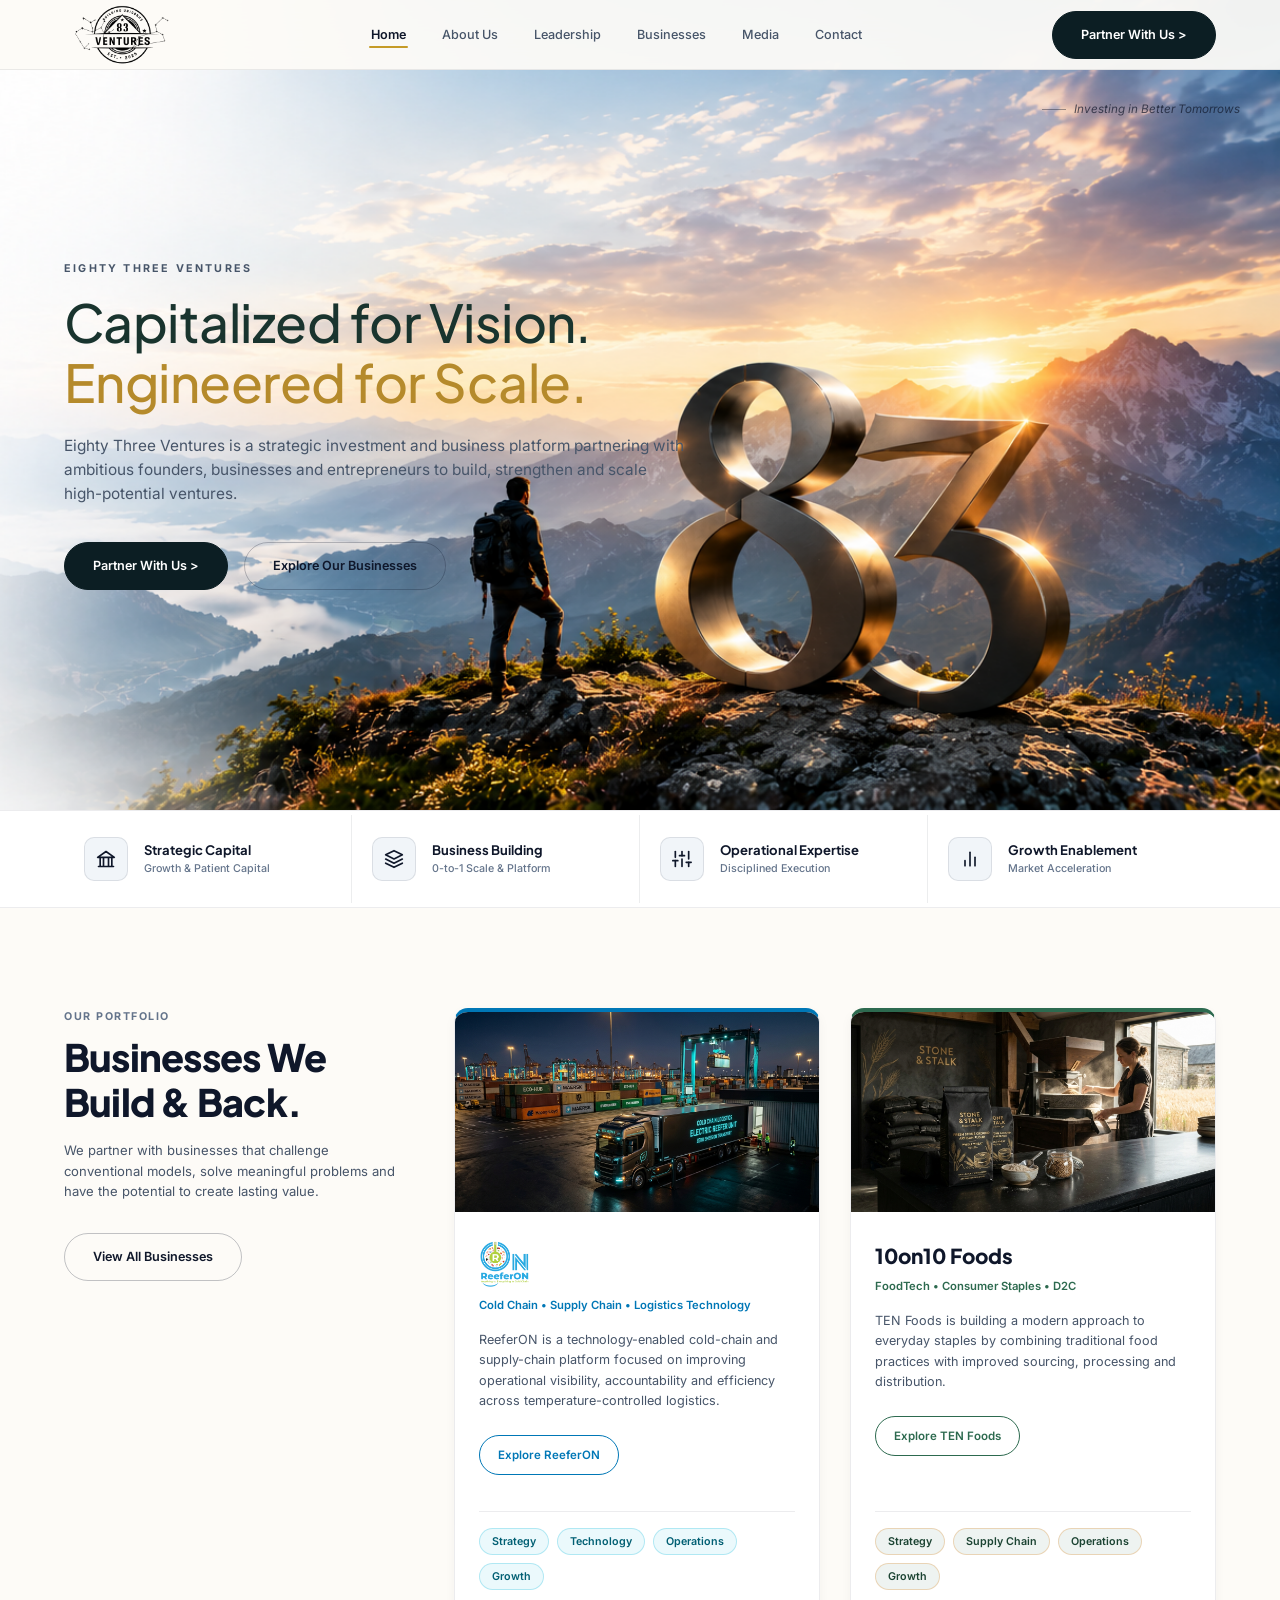
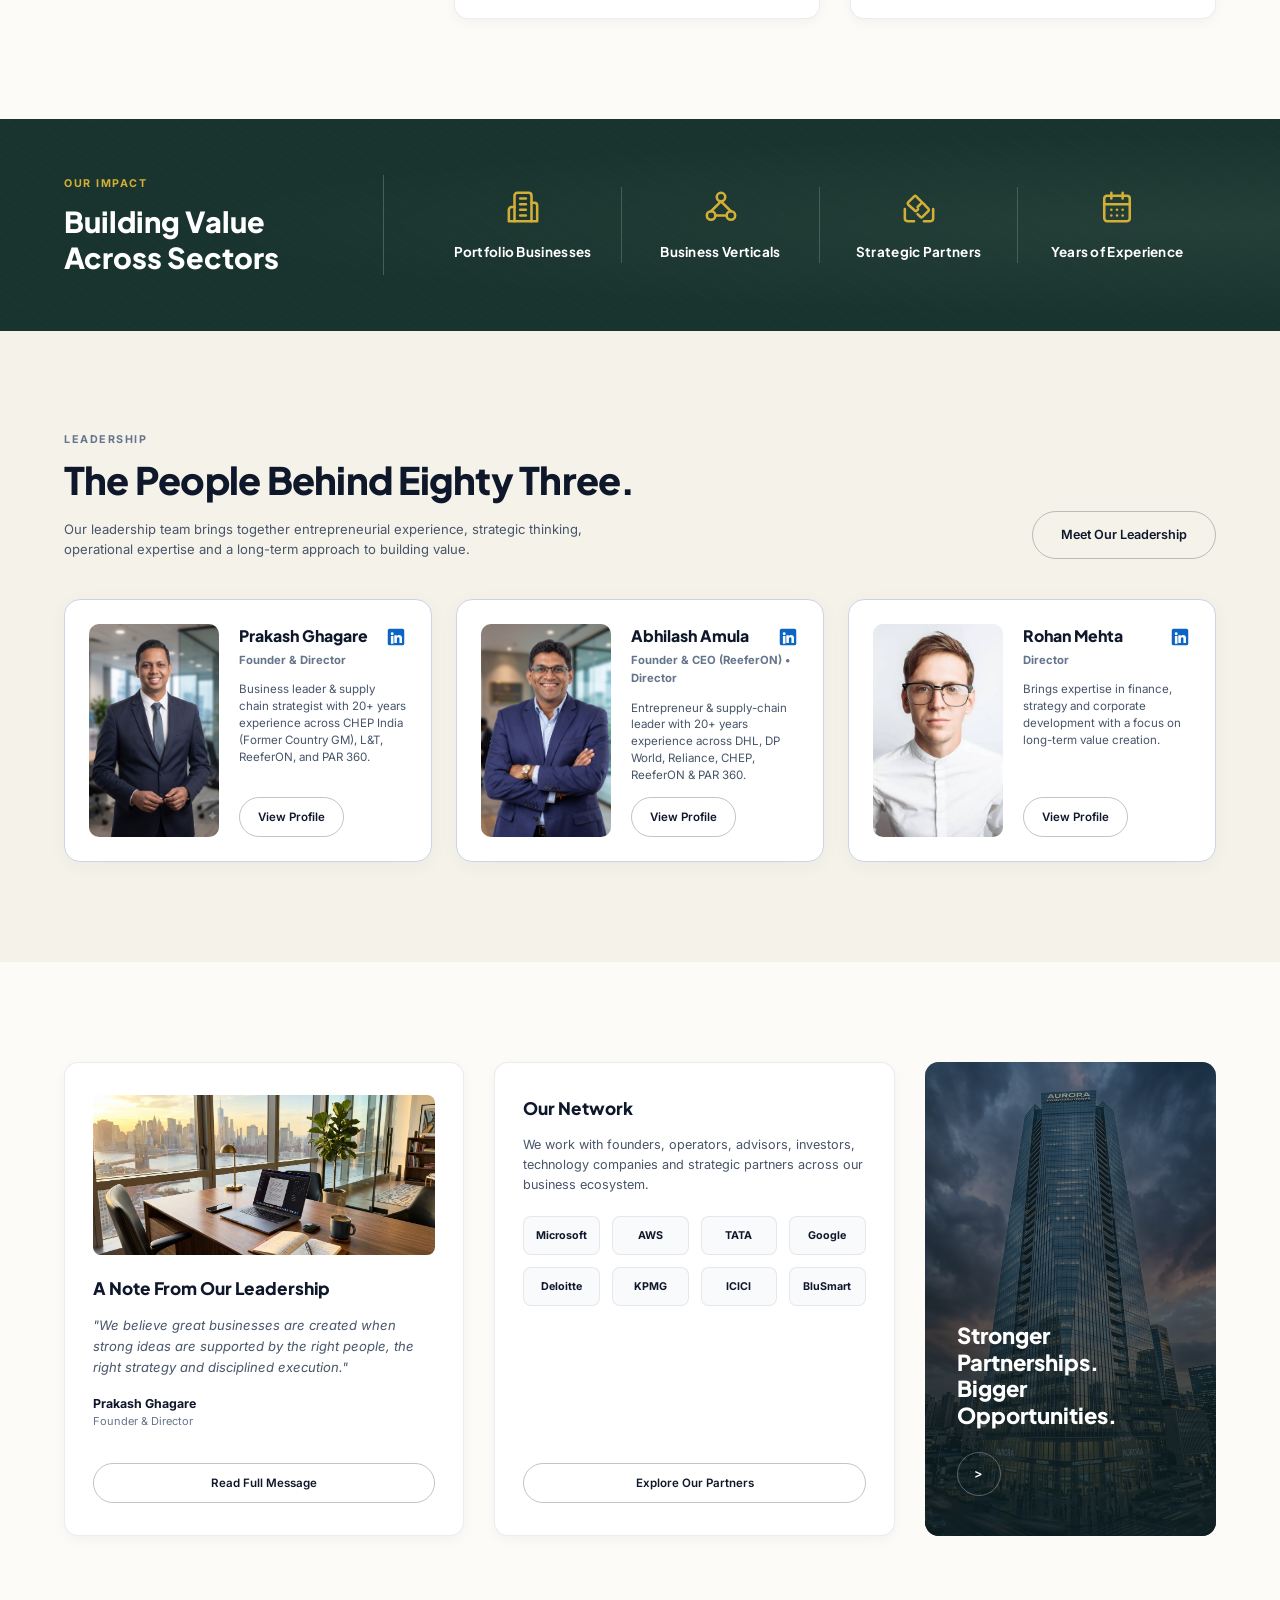
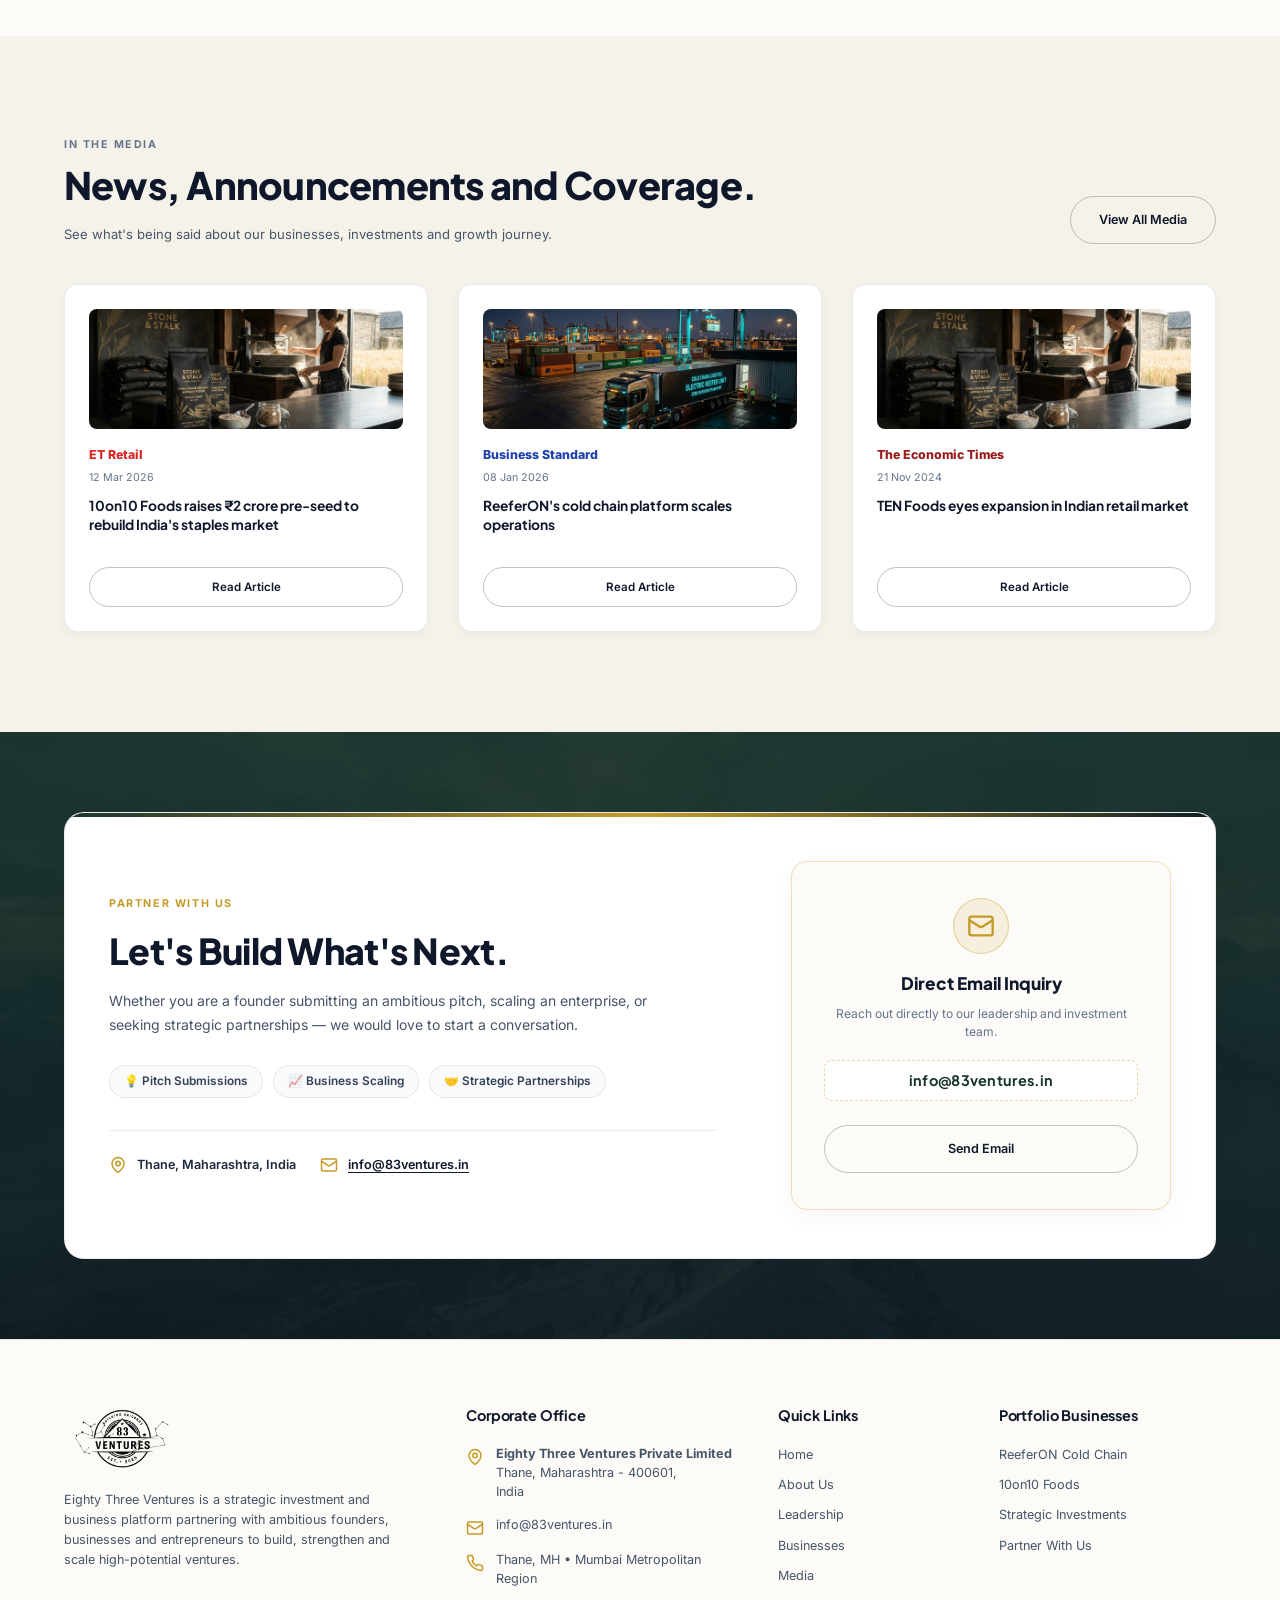
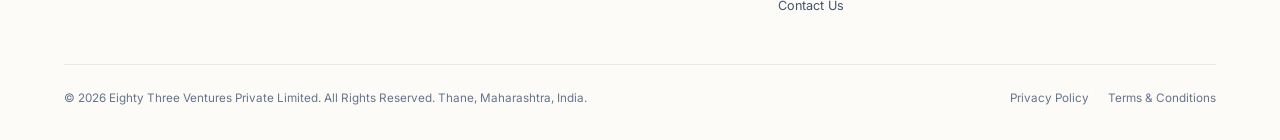
<file: index.html>
<!DOCTYPE html>
<html lang="en">

<head>
  <meta charset="UTF-8">
  <meta name="viewport" content="width=device-width, initial-scale=1.0">
  <title>Eighty Three Ventures | Capitalized for Vision. Engineered for Scale.</title>
  <meta name="description"
    content="Eighty Three Ventures is a strategic investment and business platform partnering with ambitious founders, businesses and entrepreneurs to build, strengthen and scale high-potential ventures.">

  <!-- Favicon -->
  <link rel="icon" href="assets/83 logo (4).png">

  <!-- Google Fonts & Stylesheet -->
  <link rel="preconnect" href="https://fonts.googleapis.com">
  <link rel="preconnect" href="https://fonts.gstatic.com" crossorigin>
  <link
    href="https://fonts.googleapis.com/css2?family=Inter:wght@300;400;500;600;700&family=Plus+Jakarta+Sans:wght@500;600;700;800&display=swap"
    rel="stylesheet">
  <link rel="stylesheet" href="css/styles.css">
</head>

<body>

  <!-- Header Navigation -->
  <header class="header" id="mainHeader">
    <div class="container nav-container">
      <a href="#home" class="brand-logo" id="brandLogo">
        <img src="assets/83 logo (4).png" alt="Eighty Three Ventures" class="brand-logo-img">
      </a>

      <nav>
        <ul class="nav-menu" id="navMenu">
          <li><a href="#home" class="nav-link active" data-text="Home"><span>Home</span></a></li>
          <li><a href="#about" class="nav-link" data-text="About Us"><span>About Us</span></a></li>
          <li><a href="#leadership" class="nav-link" data-text="Leadership"><span>Leadership</span></a></li>
          <li><a href="#portfolio" class="nav-link" data-text="Businesses"><span>Businesses</span></a></li>
          <li><a href="#media" class="nav-link" data-text="Media"><span>Media</span></a></li>
          <li><a href="#contact" class="nav-link" data-text="Contact"><span>Contact</span></a></li>
        </ul>
      </nav>

      <div style="display: flex; align-items: center; gap: 16px;">
        <a href="#contact" class="btn btn-navy" id="headerPartnerBtn">
          <span class="btn-text" data-text="Partner With Us >"><span>Partner With Us &gt;</span></span>
        </a>
        <button class="mobile-toggle" id="mobileToggle" aria-label="Toggle Navigation">☰</button>
      </div>
    </div>
  </header>
  <div class="nav-overlay" id="navOverlay"></div>

  <main>
    <!-- Hero Section (Full Width Edge-to-Edge Right Image) -->
    <section class="hero" id="home">
      <div class="hero-top-right-note">Investing in Better Tomorrows</div>

      <!-- Edge-to-Edge Full Width Right Image -->
      <div class="hero-full-media-wrap">
        <img src="assets/hero img2.png" alt="Eighty Three Ventures Strategic Platform" class="hero-full-img">
      </div>

      <div class="container">
        <div class="hero-content-wrapper">
          <div class="hero-top-tag">EIGHTY THREE VENTURES</div>
          <h1 class="hero-headline">Capitalized for Vision. <br><span class="accent-gold">Engineered for Scale.</span>
          </h1>
          <p class="hero-subheadline">
            Eighty Three Ventures is a strategic investment and business platform partnering with ambitious founders,
            businesses and entrepreneurs to build, strengthen and scale high-potential ventures.
          </p>

          <div class="hero-cta-group">
            <a href="#contact" class="btn btn-navy" id="heroPartnerBtn">
              <span class="btn-text" data-text="Partner With Us >"><span>Partner With Us &gt;</span></span>
            </a>
            <a href="#portfolio" class="btn btn-outline-dark" id="heroExploreBtn">
              <span class="btn-text" data-text="Explore Our Businesses"><span>Explore Our Businesses</span></span>
            </a>
          </div>
        </div>
      </div>
    </section>

    <!-- 4 Strategic Pillars Bar (Corporate & Static) -->
    <section class="pillars-bar-section">
      <div class="container">
        <div class="pillars-bar-grid">
          <!-- Pillar 1: Strategic Capital -->
          <div class="pillar-item">
            <div class="pillar-icon">
              <svg width="20" height="20" viewBox="0 0 24 24" fill="none" stroke="currentColor" stroke-width="2"
                stroke-linecap="round" stroke-linejoin="round">
                <path d="M3 21h18M3 10h18M5 10v11M9 10v11M15 10v11M19 10v11M12 3L2 10h20L12 3z"></path>
              </svg>
            </div>
            <div class="pillar-content">
              <div class="pillar-title">Strategic Capital</div>
              <div class="pillar-subtitle">Growth &amp; Patient Capital</div>
            </div>
          </div>

          <!-- Pillar 2: Business Building -->
          <div class="pillar-item">
            <div class="pillar-icon">
              <svg width="20" height="20" viewBox="0 0 24 24" fill="none" stroke="currentColor" stroke-width="2"
                stroke-linecap="round" stroke-linejoin="round">
                <polygon points="12 2 2 7 12 12 22 7 12 2"></polygon>
                <polyline points="2 17 12 22 22 17"></polyline>
                <polyline points="2 12 12 17 22 12"></polyline>
              </svg>
            </div>
            <div class="pillar-content">
              <div class="pillar-title">Business Building</div>
              <div class="pillar-subtitle">0-to-1 Scale &amp; Platform</div>
            </div>
          </div>

          <!-- Pillar 3: Operational Expertise -->
          <div class="pillar-item">
            <div class="pillar-icon">
              <svg width="20" height="20" viewBox="0 0 24 24" fill="none" stroke="currentColor" stroke-width="2"
                stroke-linecap="round" stroke-linejoin="round">
                <line x1="4" y1="21" x2="4" y2="14"></line>
                <line x1="4" y1="10" x2="4" y2="3"></line>
                <line x1="12" y1="21" x2="12" y2="12"></line>
                <line x1="12" y1="8" x2="12" y2="3"></line>
                <line x1="20" y1="21" x2="20" y2="16"></line>
                <line x1="20" y1="12" x2="20" y2="3"></line>
                <line x1="1" y1="14" x2="7" y2="14"></line>
                <line x1="9" y1="8" x2="15" y2="8"></line>
                <line x1="17" y1="16" x2="23" y2="16"></line>
              </svg>
            </div>
            <div class="pillar-content">
              <div class="pillar-title">Operational Expertise</div>
              <div class="pillar-subtitle">Disciplined Execution</div>
            </div>
          </div>

          <!-- Pillar 4: Growth Enablement -->
          <div class="pillar-item">
            <div class="pillar-icon">
              <svg width="20" height="20" viewBox="0 0 24 24" fill="none" stroke="currentColor" stroke-width="2"
                stroke-linecap="round" stroke-linejoin="round">
                <line x1="18" y1="20" x2="18" y2="10"></line>
                <line x1="12" y1="20" x2="12" y2="4"></line>
                <line x1="6" y1="20" x2="6" y2="14"></line>
              </svg>
            </div>
            <div class="pillar-content">
              <div class="pillar-title">Growth Enablement</div>
              <div class="pillar-subtitle">Market Acceleration</div>
            </div>
          </div>
        </div>
      </div>
    </section>

    <!-- Portfolio Section (design2.png Split Layout) -->
    <section class="portfolio-section" id="portfolio">
      <div class="container">
        <div class="portfolio-split-grid">
          <!-- Left Column -->
          <div>
            <span class="section-tag-sm">OUR PORTFOLIO</span>
            <h2 class="section-title">Businesses We Build & Back.</h2>
            <p class="section-subtitle">We partner with businesses that challenge conventional models, solve meaningful
              problems and have the potential to create lasting value.</p>
            <a href="#portfolio" class="btn btn-outline-dark">
              <span class="btn-text" data-text="View All Businesses"><span>View All Businesses</span></span>
            </a>
          </div>

          <!-- Right 2 Cards -->
          <div class="portfolio-cards-grid">
            <!-- Card 1: ReeferON -->
            <div class="portfolio-card-design2 theme-reeferon">
              <div class="portfolio-card-media">
                <img src="assets/reeferon.jpg" alt="ReeferON Cold Chain Logistics">
              </div>
              <div class="portfolio-card-body">
                <div>
                  <div style="margin-bottom: 8px;">
                    <img src="assets/reeferon_logo.png" alt="ReeferON"
                      style="height: 48px; width: auto; object-fit: contain;">
                  </div>
                  <div class="portfolio-card-subtitle" style="color: #0077B6;">Cold Chain • Supply Chain • Logistics Technology</div>
                  <p class="portfolio-card-text">
                    ReeferON is a technology-enabled cold-chain and supply-chain platform focused on improving
                    operational visibility, accountability and efficiency across temperature-controlled logistics.
                  </p>
                  <a href="https://reeferon.com/" target="_blank" rel="noopener noreferrer" class="btn btn-outline-dark btn-reeferon" style="padding: 8px 18px; font-size: 0.84rem; margin-bottom: 20px;">
                    <span class="btn-text" data-text="Explore ReeferON"><span>Explore ReeferON</span></span>
                  </a>
                </div>
                <div class="portfolio-pills-row">
                  <span class="pill-badge">Strategy</span>
                  <span class="pill-badge">Technology</span>
                  <span class="pill-badge">Operations</span>
                  <span class="pill-badge">Growth</span>
                </div>
              </div>
            </div>

            <!-- Card 2: 10on10 Foods -->
            <div class="portfolio-card-design2 theme-tenfoods">
              <div class="portfolio-card-media">
                <img src="assets/ten_foods.jpg" alt="10on10 Foods Staples">
              </div>
              <div class="portfolio-card-body">
                <div>
                  <h3 class="portfolio-card-title">10on10 Foods</h3>
                  <div class="portfolio-card-subtitle" style="color: #2D6A4F;">FoodTech • Consumer Staples • D2C</div>
                  <p class="portfolio-card-text">
                    TEN Foods is building a modern approach to everyday staples by combining traditional food practices
                    with improved sourcing, processing and distribution.
                  </p>
                  <a href="https://retail.economictimes.indiatimes.com/news/food-entertainment/grocery/10on10-foods-raises-rs-2-crore-pre-seed-to-rebuild-indias-staples-market-with-fresh-stone-ground-flours/129068571"
                    target="_blank" rel="noopener noreferrer" class="btn btn-outline-dark btn-tenfoods" style="padding: 8px 18px; font-size: 0.84rem; margin-bottom: 20px;">
                    <span class="btn-text" data-text="Explore TEN Foods"><span>Explore TEN Foods</span></span>
                  </a>
                </div>
                <div class="portfolio-pills-row">
                  <span class="pill-badge">Strategy</span>
                  <span class="pill-badge">Supply Chain</span>
                  <span class="pill-badge">Operations</span>
                  <span class="pill-badge">Growth</span>
                </div>
              </div>
            </div>
          </div>
        </div>
      </div>
    </section>

    <!-- Our Impact Counter Bar (#19342E Dark Green Banner) -->
    <section class="impact-banner-section">
      <div class="container">
        <div class="impact-grid">
          <div class="impact-title-col">
            <span class="section-tag-sm" style="color: var(--gold-light); letter-spacing: 1.5px; font-weight: 700;">OUR
              IMPACT</span>
            <h2 class="impact-title">Building Value<br>Across Sectors</h2>
          </div>

          <div class="impact-stats-grid">
            <div class="impact-stat-item">
              <div class="impact-stat-icon">
                <svg width="34" height="34" viewBox="0 0 24 24" fill="none" stroke="#D4AF37" stroke-width="1.8"
                  stroke-linecap="round" stroke-linejoin="round">
                  <path d="M6 22V4a2 2 0 0 1 2-2h8a2 2 0 0 1 2 2v18Z" />
                  <path d="M6 12H4a2 2 0 0 0-2 2v8h4" />
                  <path d="M18 9h2a2 2 0 0 1 2 2v11h-4" />
                  <path d="M10 6h4" />
                  <path d="M10 10h4" />
                  <path d="M10 14h4" />
                  <path d="M10 18h4" />
                </svg>
              </div>
              <div class="impact-stat-lbl">Portfolio Businesses</div>
            </div>

            <div class="impact-stat-item">
              <div class="impact-stat-icon">
                <svg width="34" height="34" viewBox="0 0 24 24" fill="none" stroke="#D4AF37" stroke-width="1.8"
                  stroke-linecap="round" stroke-linejoin="round">
                  <circle cx="12" cy="5" r="3" />
                  <circle cx="5" cy="18" r="3" />
                  <circle cx="19" cy="18" r="3" />
                  <line x1="12" y1="8" x2="5" y2="15" />
                  <line x1="12" y1="8" x2="19" y2="15" />
                  <line x1="8" y1="18" x2="16" y2="18" />
                </svg>
              </div>
              <div class="impact-stat-lbl">Business Verticals</div>
            </div>

            <div class="impact-stat-item">
              <div class="impact-stat-icon">
                <svg width="34" height="34" viewBox="0 0 24 24" fill="none" stroke="#D4AF37" stroke-width="1.8"
                  stroke-linecap="round" stroke-linejoin="round">
                  <path d="m11 17 2 2a1 1 0 0 0 1.4 0l4.3-4.3a1 1 0 0 0 0-1.4L15 9.5a1 1 0 0 0-1.4 0L11 12" />
                  <path d="M14 8.5 10 4.5a1 1 0 0 0-1.4 0L4.3 8.8a1 1 0 0 0 0 1.4L9 14.5a1 1 0 0 0 1.4 0l1-1" />
                  <path d="M2 13.5V20a2 2 0 0 0 2 2h4.5" />
                  <path d="M22 13.5V20a2 2 0 0 1-2 2h-4.5" />
                </svg>
              </div>
              <div class="impact-stat-lbl">Strategic Partners</div>
            </div>

            <div class="impact-stat-item">
              <div class="impact-stat-icon">
                <svg width="34" height="34" viewBox="0 0 24 24" fill="none" stroke="#D4AF37" stroke-width="1.8"
                  stroke-linecap="round" stroke-linejoin="round">
                  <rect x="3" y="4" width="18" height="18" rx="2" ry="2" />
                  <line x1="16" y1="2" x2="16" y2="6" />
                  <line x1="8" y1="2" x2="8" y2="6" />
                  <line x1="3" y1="10" x2="21" y2="10" />
                  <path d="M8 14h.01" />
                  <path d="M12 14h.01" />
                  <path d="M16 14h.01" />
                  <path d="M8 18h.01" />
                  <path d="M12 18h.01" />
                  <path d="M16 18h.01" />
                </svg>
              </div>
              <div class="impact-stat-lbl">Years of Experience</div>
            </div>
          </div>
        </div>
      </div>
    </section>

    <!-- Leadership Section -->
    <section class="leadership-section" id="leadership">
      <div class="container">
        <div class="header-flex-row">
          <div>
            <span class="section-tag-sm">LEADERSHIP</span>
            <h2 class="section-title">The People Behind Eighty Three.</h2>
            <p class="section-subtitle" style="margin-bottom: 0;">Our leadership team brings together entrepreneurial
              experience, strategic thinking, operational expertise and a long-term approach to building value.</p>
          </div>
          <a href="#leadership" class="btn btn-outline-dark">
            <span class="btn-text" data-text="Meet Our Leadership"><span>Meet Our Leadership</span></span>
          </a>
        </div>

        <div class="leadership-grid">
          <!-- Profile 1: Prakash Ghagare -->
          <div class="leadership-card">
            <div class="leadership-card-top">
              <div class="leadership-photo-wrap">
                <img src="assets/prakash_ghagare_ai_img.png" alt="Prakash Ghagare" class="leadership-card-img">
              </div>
              <div class="leadership-info">
                <div class="leadership-info-header">
                  <h3 class="leadership-name">Prakash Ghagare</h3>
                  <a href="profile.html?id=prakash-ghagare" class="leadership-linkedin" title="LinkedIn Profile"
                    target="_blank" rel="noopener noreferrer">
                    <svg width="22" height="22" viewBox="0 0 24 24" fill="#0A66C2">
                      <path
                        d="M19 3a2 2 0 0 1 2 2v14a2 2 0 0 1-2 2H5a2 2 0 0 1-2-2V5a2 2 0 0 1 2-2h14m-.5 15.5v-5.3a3.26 3.26 0 0 0-3.26-3.26c-.85 0-1.84.52-2.28 1.3v-1.11h-2.79v8.37h2.79v-4.93c0-.77.62-1.4 1.39-1.4a1.4 1.4 0 0 1 1.4 1.4v4.93h2.75M6.46 10.9v8.37H9.25V10.9H6.46M7.86 6.78a1.6 1.6 0 1 0 1.6 1.6 1.6 1.6 0 0 0-1.6-1.6Z" />
                    </svg>
                  </a>
                </div>
                <div class="leadership-role">Founder &amp; Director</div>
                <p class="leadership-bio">Business leader &amp; supply chain strategist with 20+ years experience across
                  CHEP India (Former Country GM), L&amp;T, ReeferON, and PAR 360.</p>
                <a href="profile.html?id=prakash-ghagare" class="btn btn-outline-dark" style="padding: 8px 18px; font-size: 0.84rem; margin-top: 10px;">
                  <span class="btn-text" data-text="View Profile"><span>View Profile</span></span>
                </a>
              </div>
            </div>
          </div>

          <!-- Profile 2: Abhilash Amula -->
          <div class="leadership-card">
            <div class="leadership-card-top">
              <div class="leadership-photo-wrap">
                <img src="assets/abhilash_amula_ai_img.png" alt="Abhilash Amula" class="leadership-card-img">
              </div>
              <div class="leadership-info">
                <div class="leadership-info-header">
                  <h3 class="leadership-name">Abhilash Amula</h3>
                  <a href="profile.html?id=abhilash-amula" class="leadership-linkedin" title="LinkedIn Profile"
                    target="_blank" rel="noopener noreferrer">
                    <svg width="22" height="22" viewBox="0 0 24 24" fill="#0A66C2">
                      <path
                        d="M19 3a2 2 0 0 1 2 2v14a2 2 0 0 1-2 2H5a2 2 0 0 1-2-2V5a2 2 0 0 1 2-2h14m-.5 15.5v-5.3a3.26 3.26 0 0 0-3.26-3.26c-.85 0-1.84.52-2.28 1.3v-1.11h-2.79v8.37h2.79v-4.93c0-.77.62-1.4 1.39-1.4a1.4 1.4 0 0 1 1.4 1.4v4.93h2.75M6.46 10.9v8.37H9.25V10.9H6.46M7.86 6.78a1.6 1.6 0 1 0 1.6 1.6 1.6 1.6 0 0 0-1.6-1.6Z" />
                    </svg>
                  </a>
                </div>
                <div class="leadership-role">Founder &amp; CEO (ReeferON) • Director</div>
                <p class="leadership-bio">Entrepreneur &amp; supply-chain leader with 20+ years experience across DHL,
                  DP World, Reliance, CHEP, ReeferON &amp; PAR 360.</p>
                <a href="profile.html?id=abhilash-amula" class="btn btn-outline-dark" style="padding: 8px 18px; font-size: 0.84rem; margin-top: 10px;">
                  <span class="btn-text" data-text="View Profile"><span>View Profile</span></span>
                </a>
              </div>
            </div>
          </div>

          <!-- Profile 3: Rohan Mehta -->
          <div class="leadership-card">
            <div class="leadership-card-top">
              <div class="leadership-photo-wrap">
                <img src="assets/person3.jpg" alt="Rohan Mehta" class="leadership-card-img">
              </div>
              <div class="leadership-info">
                <div class="leadership-info-header">
                  <h3 class="leadership-name">Rohan Mehta</h3>
                  <a href="profile.html?id=rohan-mehta" class="leadership-linkedin" title="LinkedIn Profile"
                    target="_blank" rel="noopener noreferrer">
                    <svg width="22" height="22" viewBox="0 0 24 24" fill="#0A66C2">
                      <path
                        d="M19 3a2 2 0 0 1 2 2v14a2 2 0 0 1-2 2H5a2 2 0 0 1-2-2V5a2 2 0 0 1 2-2h14m-.5 15.5v-5.3a3.26 3.26 0 0 0-3.26-3.26c-.85 0-1.84.52-2.28 1.3v-1.11h-2.79v8.37h2.79v-4.93c0-.77.62-1.4 1.39-1.4a1.4 1.4 0 0 1 1.4 1.4v4.93h2.75M6.46 10.9v8.37H9.25V10.9H6.46M7.86 6.78a1.6 1.6 0 1 0 1.6 1.6 1.6 1.6 0 0 0-1.6-1.6Z" />
                    </svg>
                  </a>
                </div>
                <div class="leadership-role">Director</div>
                <p class="leadership-bio">Brings expertise in finance, strategy and corporate development with a focus
                  on long-term value creation.</p>
                <a href="profile.html?id=rohan-mehta" class="btn btn-outline-dark" style="padding: 8px 18px; font-size: 0.84rem; margin-top: 10px;">
                  <span class="btn-text" data-text="View Profile"><span>View Profile</span></span>
                </a>
              </div>
            </div>
          </div>
        </div>
      </div>
    </section>

    <!-- Ecosystem Grid (design2.png Layout) -->
    <section class="ecosystem-section" id="about">
      <div class="container">
        <div class="ecosystem-grid-design2">
          <!-- Col 1: Note From Leadership -->
          <div class="eco-card-white">
            <div>
              <div class="eco-img-header">
                <img src="assets/laptop_desk.jpg" alt="Executive Laptop Desk View">
              </div>
              <h3 style="font-family: var(--font-heading); font-size: 1.25rem; font-weight: 800; margin-bottom: 12px;">A
                Note From Our Leadership</h3>
              <p
                style="font-size: 0.95rem; font-style: italic; color: var(--text-muted); line-height: 1.6; margin-bottom: 16px;">
                "We believe great businesses are created when strong ideas are supported by the right people, the right
                strategy and disciplined execution."
              </p>
              <div style="font-weight: 700; font-size: 0.9rem;">Prakash Ghagare</div>
              <div style="font-size: 0.8rem; color: var(--text-subtle); margin-bottom: 16px;">Founder & Director</div>
            </div>
            <a href="#about" class="btn btn-outline-dark" style="padding: 8px 18px; font-size: 0.84rem; margin-top: 16px;">
              <span class="btn-text" data-text="Read Full Message"><span>Read Full Message</span></span>
            </a>
          </div>

          <!-- Col 2: Our Network -->
          <div class="eco-card-white">
            <div>
              <h3 style="font-family: var(--font-heading); font-size: 1.25rem; font-weight: 800; margin-bottom: 12px;">
                Our Network</h3>
              <p style="font-size: 0.92rem; color: var(--text-muted); line-height: 1.6;">
                We work with founders, operators, advisors, investors, technology companies and strategic partners
                across our business ecosystem.
              </p>

              <div class="network-logos-grid">
                <div class="network-logo-box">Microsoft</div>
                <div class="network-logo-box">AWS</div>
                <div class="network-logo-box">TATA</div>
                <div class="network-logo-box">Google</div>
                <div class="network-logo-box">Deloitte</div>
                <div class="network-logo-box">KPMG</div>
                <div class="network-logo-box">ICICI</div>
                <div class="network-logo-box">BluSmart</div>
              </div>
            </div>
            <a href="#contact" class="btn btn-outline-dark" style="padding: 8px 18px; font-size: 0.84rem; margin-top: 16px;">
              <span class="btn-text" data-text="Explore Our Partners"><span>Explore Our Partners</span></span>
            </a>
          </div>

          <!-- Col 3: Skyscraper Image Card -->
          <div class="eco-card-skyscraper">
            <div class="skyscraper-content">
              <h3 class="skyscraper-title">Stronger Partnerships.<br>Bigger Opportunities.</h3>
              <a href="#contact" class="btn btn-outline-white"
                style="border-radius: 50%; width: 44px; height: 44px; padding: 0;">&gt;</a>
            </div>
          </div>
        </div>
      </div>
    </section>

    <!-- Media Press Section ("In The Media") -->
    <section class="media-section" id="media">
      <div class="container">
        <div class="header-flex-row">
          <div>
            <span class="section-tag-sm">IN THE MEDIA</span>
            <h2 class="section-title">News, Announcements and Coverage.</h2>
            <p class="section-subtitle" style="margin-bottom: 0;">See what's being said about our businesses,
              investments and growth journey.</p>
          </div>
          <a href="#media" class="btn btn-outline-dark">
            <span class="btn-text" data-text="View All Media"><span>View All Media</span></span>
          </a>
        </div>

        <div class="media-cards-grid">
          <!-- Card 1 -->
          <div class="media-card">
            <div>
              <div class="media-thumb">
                <img src="assets/ten_foods.jpg" alt="TEN Foods Press">
              </div>
              <div class="media-outlet-name">ET Retail</div>
              <div class="media-date">12 Mar 2026</div>
              <h3 class="media-headline">10on10 Foods raises ₹2 crore pre-seed to rebuild India's staples market</h3>
            </div>
            <a href="https://retail.economictimes.indiatimes.com/news/food-entertainment/grocery/10on10-foods-raises-rs-2-crore-pre-seed-to-rebuild-indias-staples-market-with-fresh-stone-ground-flours/129068571"
              target="_blank" rel="noopener noreferrer" class="btn btn-outline-dark" style="padding: 8px 18px; font-size: 0.84rem; margin-top: 16px;">
              <span class="btn-text" data-text="Read Article"><span>Read Article</span></span>
            </a>
          </div>

          <!-- Card 2 -->
          <div class="media-card">
            <div>
              <div class="media-thumb">
                <img src="assets/reeferon.jpg" alt="ReeferON Press">
              </div>
              <div class="media-outlet-name" style="color: #1E40AF;">Business Standard</div>
              <div class="media-date">08 Jan 2026</div>
              <h3 class="media-headline">ReeferON's cold chain platform scales operations</h3>
            </div>
            <a href="https://reeferon.com/" target="_blank" rel="noopener noreferrer" class="btn btn-outline-dark" style="padding: 8px 18px; font-size: 0.84rem; margin-top: 16px;">
              <span class="btn-text" data-text="Read Article"><span>Read Article</span></span>
            </a>
          </div>

          <!-- Card 3 -->
          <div class="media-card">
            <div>
              <div class="media-thumb">
                <img src="assets/ten_foods.jpg" alt="The Economic Times Press">
              </div>
              <div class="media-outlet-name" style="color: #991B1B;">The Economic Times</div>
              <div class="media-date">21 Nov 2024</div>
              <h3 class="media-headline">TEN Foods eyes expansion in Indian retail market</h3>
            </div>
            <a href="https://retail.economictimes.indiatimes.com/news/food-entertainment/grocery/10on10-foods-raises-rs-2-crore-pre-seed-to-rebuild-indias-staples-market-with-fresh-stone-ground-flours/129068571"
              target="_blank" rel="noopener noreferrer" class="btn btn-outline-dark" style="padding: 8px 18px; font-size: 0.84rem; margin-top: 16px;">
              <span class="btn-text" data-text="Read Article"><span>Read Article</span></span>
            </a>
          </div>
        </div>
      </div>
    </section>

    <!-- Bottom CTA Luxury Section ("Start A Conversation") -->
    <section class="cta-banner-section" id="contact">
      <div class="cta-banner-overlay"></div>
      <div class="container">
        
        <div class="cta-unified-card">
          <div class="cta-unified-grid">
            
            <!-- Left Info Content -->
            <div class="cta-unified-left">
              <span class="section-tag-sm" style="color: var(--gold-primary); letter-spacing: 1.6px; font-weight: 700;">PARTNER WITH US</span>
              <h2 class="cta-unified-title">Let's Build What's Next.</h2>
              <p class="cta-unified-desc">
                Whether you are a founder submitting an ambitious pitch, scaling an enterprise, or seeking strategic partnerships — we would love to start a conversation.
              </p>

              <div class="cta-topics-row">
                <span class="cta-topic-tag">💡 Pitch Submissions</span>
                <span class="cta-topic-tag">📈 Business Scaling</span>
                <span class="cta-topic-tag">🤝 Strategic Partnerships</span>
              </div>

              <div class="cta-location-details">
                <div class="cta-loc-item">
                  <svg width="18" height="18" viewBox="0 0 24 24" fill="none" stroke="currentColor" stroke-width="2"><path d="M20 10c0 6-8 12-8 12s-8-6-8-12a8 8 0 0 1 16 0Z"/><circle cx="12" cy="10" r="3"/></svg>
                  <span>Thane, Maharashtra, India</span>
                </div>
                <div class="cta-loc-item">
                  <svg width="18" height="18" viewBox="0 0 24 24" fill="none" stroke="currentColor" stroke-width="2"><rect width="20" height="16" x="2" y="4" rx="2"/><path d="m22 7-8.97 5.7a1.94 1.94 0 0 1-2.06 0L2 7"/></svg>
                  <a href="mailto:info@83ventures.in" style="color: var(--text-dark); text-decoration: underline; text-underline-offset: 3px;">info@83ventures.in</a>
                </div>
              </div>
            </div>

            <!-- Right Direct Action Box -->
            <div class="cta-unified-right">
              <div class="cta-action-box">
                <div class="cta-action-icon">
                  <svg width="28" height="28" viewBox="0 0 24 24" fill="none" stroke="currentColor" stroke-width="2"><rect width="20" height="16" x="2" y="4" rx="2"/><path d="m22 7-8.97 5.7a1.94 1.94 0 0 1-2.06 0L2 7"/></svg>
                </div>
                <h3 class="cta-action-heading">Direct Email Inquiry</h3>
                <p class="cta-action-sub">Reach out directly to our leadership and investment team.</p>
                <div class="cta-email-display">info@83ventures.in</div>
                
                <a href="mailto:info@83ventures.in?subject=Inquiry%20-%20Eighty%20Three%20Ventures" class="btn btn-outline-dark cta-unified-btn">
                  <span class="btn-text" data-text="Send Email"><span>Send Email</span></span>
                </a>
              </div>
            </div>

          </div>
        </div>

      </div>
    </section>
  </main>

  <!-- Footer (Corporate & Address Section) -->
  <footer class="footer">
    <div class="container">
      <div class="footer-grid">
        <!-- Col 1: Brand & Overview -->
        <div>
          <a href="#home" class="brand-logo">
            <img src="assets/83 logo (4).png" alt="Eighty Three Ventures" class="brand-logo-img">
          </a>
          <p class="footer-brand-desc">
            Eighty Three Ventures is a strategic investment and business platform partnering with ambitious founders,
            businesses and entrepreneurs to build, strengthen and scale high-potential ventures.
          </p>
        </div>

        <!-- Col 2: Corporate Address & Contact -->
        <div>
          <h4 class="footer-col-title">Corporate Office</h4>
          <ul class="footer-address-list">
            <li class="footer-address-item">
              <svg class="footer-address-icon" width="18" height="18" viewBox="0 0 24 24" fill="none"
                stroke="currentColor" stroke-width="2" stroke-linecap="round" stroke-linejoin="round">
                <path d="M20 10c0 6-8 12-8 12s-8-6-8-12a8 8 0 0 1 16 0Z" />
                <circle cx="12" cy="10" r="3" />
              </svg>
              <div>
                <strong>Eighty Three Ventures Private Limited</strong><br>
                Thane, Maharashtra - 400601,<br>India
              </div>
            </li>
            <li class="footer-address-item">
              <svg class="footer-address-icon" width="18" height="18" viewBox="0 0 24 24" fill="none"
                stroke="currentColor" stroke-width="2" stroke-linecap="round" stroke-linejoin="round">
                <rect width="20" height="16" x="2" y="4" rx="2" />
                <path d="m22 7-8.97 5.7a1.94 1.94 0 0 1-2.06 0L2 7" />
              </svg>
              <div>
                <a href="mailto:info@83ventures.in" style="color: inherit;">info@83ventures.in</a>
              </div>
            </li>
            <li class="footer-address-item">
              <svg class="footer-address-icon" width="18" height="18" viewBox="0 0 24 24" fill="none"
                stroke="currentColor" stroke-width="2" stroke-linecap="round" stroke-linejoin="round">
                <path
                  d="M22 16.92v3a2 2 0 0 1-2.18 2 19.79 19.79 0 0 1-8.63-3.07 19.5 19.5 0 0 1-6-6 19.79 19.79 0 0 1-3.07-8.67A2 2 0 0 1 4.11 2h3a2 2 0 0 1 2 1.72 12.84 12.84 0 0 0 .7 2.81 2 2 0 0 1-.45 2.11L8.09 9.91a16 16 0 0 0 6 6l1.27-1.27a2 2 0 0 1 2.11-.45 12.84 12.84 0 0 0 2.81.7A2 2 0 0 1 22 16.92z" />
              </svg>
              <div>
                Thane, MH • Mumbai Metropolitan Region
              </div>
            </li>
          </ul>
        </div>

        <!-- Col 3: Navigation Links -->
        <div>
          <h4 class="footer-col-title">Quick Links</h4>
          <ul class="footer-links-list">
            <li><a href="#home">Home</a></li>
            <li><a href="#about">About Us</a></li>
            <li><a href="#leadership">Leadership</a></li>
            <li><a href="#portfolio">Businesses</a></li>
            <li><a href="#media">Media</a></li>
            <li><a href="#contact">Contact Us</a></li>
          </ul>
        </div>

        <!-- Col 4: Business Ecosystem -->
        <div>
          <h4 class="footer-col-title">Portfolio Businesses</h4>
          <ul class="footer-links-list">
            <li><a href="https://reeferon.com/" target="_blank" rel="noopener noreferrer">ReeferON Cold Chain</a></li>
            <li><a
                href="https://retail.economictimes.indiatimes.com/news/food-entertainment/grocery/10on10-foods-raises-rs-2-crore-pre-seed-to-rebuild-indias-staples-market-with-fresh-stone-ground-flours/129068571"
                target="_blank" rel="noopener noreferrer">10on10 Foods</a></li>
            <li><a href="#contact">Strategic Investments</a></li>
            <li><a href="#contact">Partner With Us</a></li>
          </ul>
        </div>
      </div>

      <div class="footer-bottom-line">
        <div>© 2026 Eighty Three Ventures Private Limited. All Rights Reserved. Thane, Maharashtra, India.</div>
        <div>
          <a href="#" style="color: var(--text-subtle); margin-right: 16px;">Privacy Policy</a>
          <a href="#" style="color: var(--text-subtle);">Terms & Conditions</a>
        </div>
      </div>
    </div>
  </footer>

  <script src="js/main.js"></script>
</body>

</html>
</file>
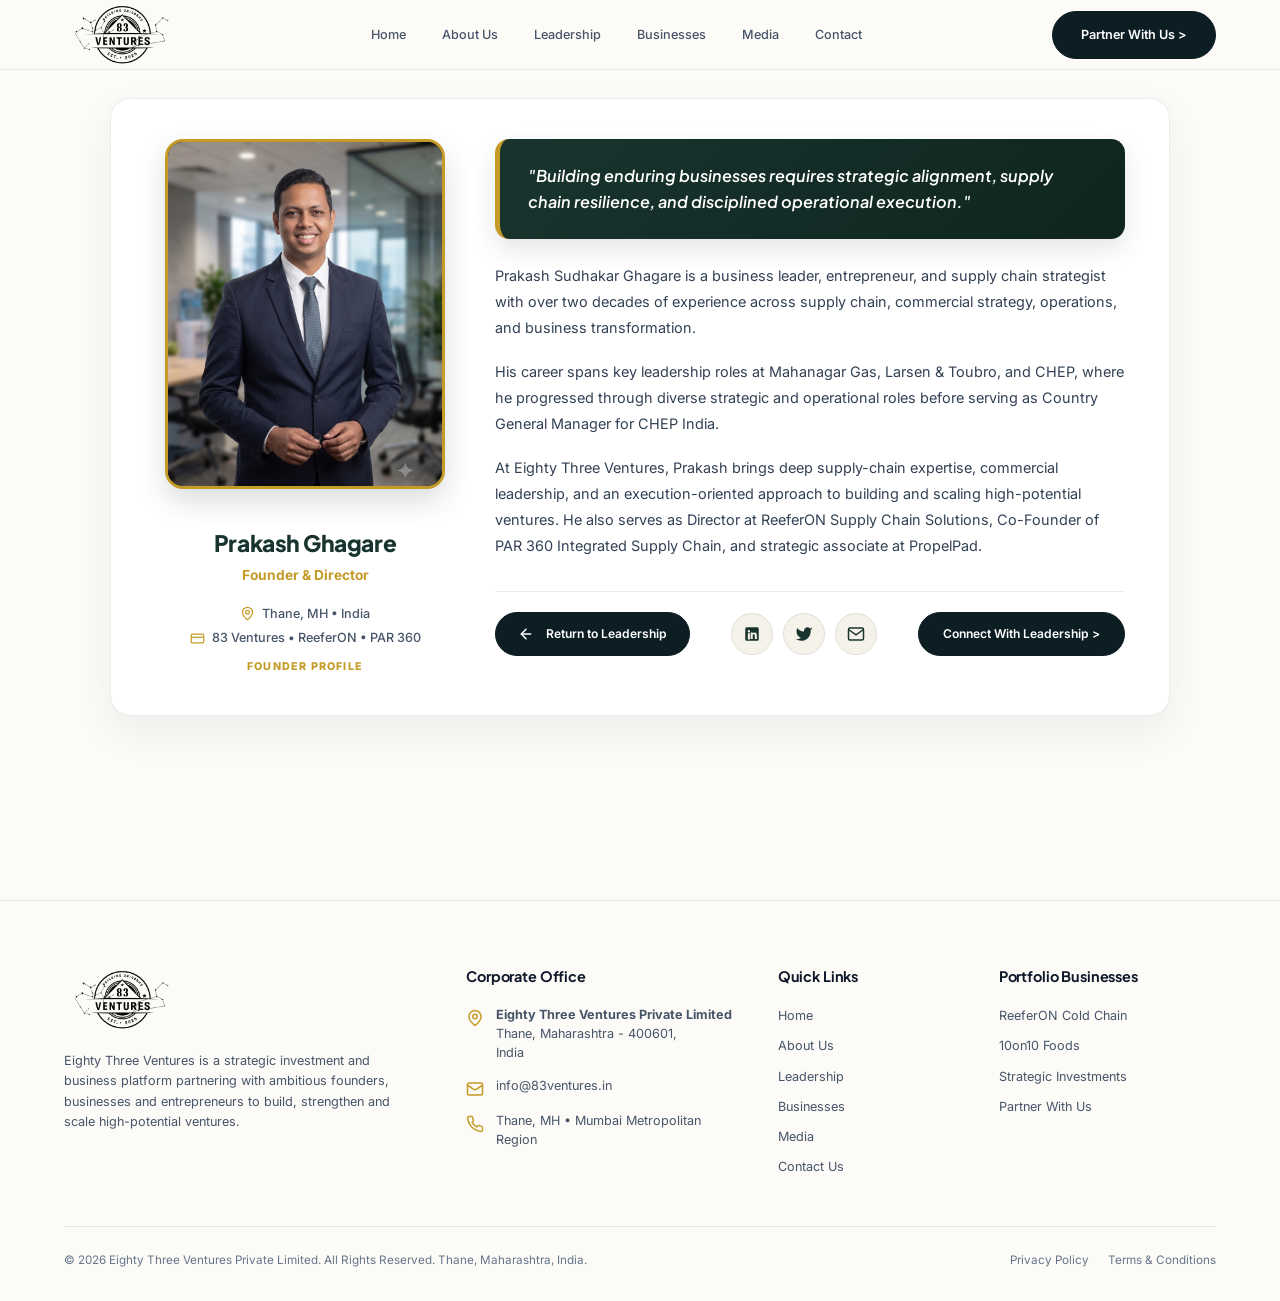
<file: profile.html>
<!DOCTYPE html>
<html lang="en">

<head>
  <meta charset="UTF-8">
  <meta name="viewport" content="width=device-width, initial-scale=1.0">
  <title>Leadership Profile | Eighty Three Ventures</title>
  <meta name="description"
    content="Official Executive Profile & Leadership Feature for Eighty Three Ventures Strategic Investment Platform.">

  <!-- Favicon -->
  <link rel="icon" href="assets/83 logo (4).png">

  <!-- Google Fonts & Stylesheet -->
  <link rel="preconnect" href="https://fonts.googleapis.com">
  <link rel="preconnect" href="https://fonts.gstatic.com" crossorigin>
  <link
    href="https://fonts.googleapis.com/css2?family=Inter:wght@300;400;500;600;700&family=Plus+Jakarta+Sans:wght@500;600;700;800&display=swap"
    rel="stylesheet">
  <link rel="stylesheet" href="css/styles.css">
</head>

<body>

  <!-- Navigation Bar -->
  <header class="header" id="mainHeader">
    <div class="container nav-container">
      <a href="index.html#home" class="brand-logo" id="brandLogo">
        <img src="assets/83 logo (4).png" alt="Eighty Three Ventures" class="brand-logo-img">
      </a>

      <nav>
        <ul class="nav-menu" id="navMenu">
          <li><a href="index.html#home" class="nav-link" data-text="Home"><span>Home</span></a></li>
          <li><a href="index.html#about" class="nav-link" data-text="About Us"><span>About Us</span></a></li>
          <li><a href="index.html#leadership" class="nav-link active" data-text="Leadership"><span>Leadership</span></a>
          </li>
          <li><a href="index.html#portfolio" class="nav-link" data-text="Businesses"><span>Businesses</span></a></li>
          <li><a href="index.html#media" class="nav-link" data-text="Media"><span>Media</span></a></li>
          <li><a href="index.html#contact" class="nav-link" data-text="Contact"><span>Contact</span></a></li>
        </ul>
      </nav>

      <div style="display: flex; align-items: center; gap: 16px;">
        <a href="index.html#contact" class="btn btn-navy" id="headerPartnerBtn">
          <span class="btn-text" data-text="Partner With Us >"><span>Partner With Us &gt;</span></span>
        </a>
        <button class="mobile-toggle" id="mobileToggle" aria-label="Toggle Navigation">☰</button>
      </div>
    </div>
  </header>
  <div class="nav-overlay" id="navOverlay"></div>

  <!-- Clean Executive Profile Main -->
  <main class="simple-profile-wrapper">
    <div class="container">

      <!-- Clean Profile Main Card -->
      <article class="simple-profile-card">
        <div class="simple-profile-grid">
          
          <!-- Left Column: Elegant Portrait Image & Executive Details Below Image -->
          <div class="simple-profile-img-col">
            <div class="simple-img-frame">
              <img id="profileImage" src="assets/prakash_ghagare_ai_img.png" alt="Executive Portrait" class="simple-profile-img">
            </div>

            <div class="simple-img-meta-box">
              <h1 class="simple-profile-name" id="profileName">Prakash Ghagare</h1>
              <div class="simple-profile-role" id="profileRole">Founder &amp; Director</div>
              
              <div class="simple-text-meta-list">
                <div class="simple-meta-item">
                  <svg width="15" height="15" viewBox="0 0 24 24" fill="none" stroke="currentColor" stroke-width="2">
                    <path d="M20 10c0 6-8 12-8 12s-8-6-8-12a8 8 0 0 1 16 0Z"/>
                    <circle cx="12" cy="10" r="3"/>
                  </svg> 
                  <span id="profileLocation">Thane, MH • India</span>
                </div>
                <div class="simple-meta-item">
                  <svg width="15" height="15" viewBox="0 0 24 24" fill="none" stroke="currentColor" stroke-width="2">
                    <rect width="20" height="14" x="2" y="5" rx="2"/>
                    <line x1="2" x2="22" y1="10" y2="10"/>
                  </svg> 
                  <span id="profileAffiliations">83 Ventures • ReeferON • PAR 360</span>
                </div>
                <div class="simple-meta-badge-text" id="profileBadge">FOUNDER PROFILE</div>
              </div>
            </div>
          </div>

          <!-- Right Column: Profile Story & Actions -->
          <div class="simple-profile-content-col">
            <!-- Quote Banner -->
            <blockquote class="simple-quote-box">
              <p class="simple-quote-text" id="profileQuote">"Building enduring businesses requires strategic alignment, supply chain resilience, and disciplined operational execution."</p>
            </blockquote>

            <!-- Biography Paragraphs -->
            <div class="simple-bio-body">
              <p class="simple-bio-p" id="profilePara1"></p>
              <p class="simple-bio-p" id="profilePara2"></p>
              <p class="simple-bio-p" id="profilePara3"></p>
            </div>

            <!-- Actions Footer (After Profile Details) -->
            <div class="simple-actions-footer">
              <a href="index.html#leadership" class="btn btn-navy" style="padding: 10px 22px; font-size: 0.88rem;">
                <svg width="16" height="16" viewBox="0 0 24 24" fill="none" stroke="currentColor" stroke-width="2.2" stroke-linecap="round" stroke-linejoin="round" style="margin-right: 2px;">
                  <line x1="19" y1="12" x2="5" y2="12"></line>
                  <polyline points="12 19 5 12 12 5"></polyline>
                </svg>
                <span class="btn-text" data-text="Return to Leadership"><span>Return to Leadership</span></span>
              </a>

              <div class="simple-social-links">
                <a href="#" id="linkLinkedin" target="_blank" rel="noopener noreferrer" class="simple-social-icon linkedin" title="LinkedIn Profile" data-tooltip="LinkedIn">
                  <svg width="18" height="18" viewBox="0 0 24 24" fill="currentColor"><path d="M19 3a2 2 0 0 1 2 2v14a2 2 0 0 1-2 2H5a2 2 0 0 1-2-2V5a2 2 0 0 1 2-2h14m-.5 15.5v-5.3a3.26 3.26 0 0 0-3.26-3.26c-.85 0-1.84.52-2.28 1.3v-1.11h-2.79v8.37h2.79v-4.93c0-.77.62-1.4 1.39-1.4a1.4 1.4 0 0 1 1.4 1.4v4.93h2.75M6.46 10.9v8.37H9.25V10.9H6.46M7.86 6.78a1.6 1.6 0 1 0 1.6 1.6 1.6 1.6 0 0 0-1.6-1.6Z"/></svg>
                </a>
                <a href="#" id="linkTwitter" target="_blank" rel="noopener noreferrer" class="simple-social-icon twitter" title="Twitter / X" data-tooltip="Twitter / X">
                  <svg width="18" height="18" viewBox="0 0 24 24" fill="currentColor"><path d="M23 3a10.9 10.9 0 0 1-3.14 1.53 4.48 4.48 0 0 0-7.86 3v1A10.66 10.66 0 0 1 3 4s-4 9 5 13a11.64 11.64 0 0 1-7 2c9 5 20 0 20-11.5a4.5 4.5 0 0 0-.08-.83A7.72 7.72 0 0 0 23 3z"/></svg>
                </a>
                <a href="#" id="linkEmail" class="simple-social-icon email" title="Direct Email" data-tooltip="Direct Email">
                  <svg width="18" height="18" viewBox="0 0 24 24" fill="none" stroke="currentColor" stroke-width="2"><path d="M4 4h16c1.1 0 2 .9 2 2v12c0 1.1-.9 2-2 2H4c-1.1 0-2-.9-2-2V6c0-1.1.9-2 2-2z"/><polyline points="22,6 12,13 2,6"/></svg>
                </a>
              </div>

              <a href="index.html#contact" class="btn btn-navy" style="padding: 10px 24px; font-size: 0.88rem;">
                <span class="btn-text" data-text="Connect With Leadership >"><span>Connect With Leadership &gt;</span></span>
              </a>
            </div>

          </div>
        </div>
      </article>

    </div>
  </main>

  <!-- Main Corporate Footer -->
  <footer class="footer">
    <div class="container">
      <div class="footer-grid">
        <!-- Col 1: Brand Info -->
        <div>
          <a href="index.html#home" class="brand-logo">
            <img src="assets/83 logo (4).png" alt="Eighty Three Ventures" class="brand-logo-img">
          </a>
          <p class="footer-brand-desc">
            Eighty Three Ventures is a strategic investment and business platform partnering with ambitious founders,
            businesses and entrepreneurs to build, strengthen and scale high-potential ventures.
          </p>
        </div>

        <!-- Col 2: Corporate Address & Contact -->
        <div>
          <h4 class="footer-col-title">Corporate Office</h4>
          <ul class="footer-address-list">
            <li class="footer-address-item">
              <svg class="footer-address-icon" width="18" height="18" viewBox="0 0 24 24" fill="none"
                stroke="currentColor" stroke-width="2" stroke-linecap="round" stroke-linejoin="round">
                <path d="M20 10c0 6-8 12-8 12s-8-6-8-12a8 8 0 0 1 16 0Z" />
                <circle cx="12" cy="10" r="3" />
              </svg>
              <div>
                <strong>Eighty Three Ventures Private Limited</strong><br>
                Thane, Maharashtra - 400601,<br>India
              </div>
            </li>
            <li class="footer-address-item">
              <svg class="footer-address-icon" width="18" height="18" viewBox="0 0 24 24" fill="none"
                stroke="currentColor" stroke-width="2" stroke-linecap="round" stroke-linejoin="round">
                <rect width="20" height="16" x="2" y="4" rx="2" />
                <path d="m22 7-8.97 5.7a1.94 1.94 0 0 1-2.06 0L2 7" />
              </svg>
              <div>
                <a href="mailto:info@83ventures.in" style="color: inherit;">info@83ventures.in</a>
              </div>
            </li>
            <li class="footer-address-item">
              <svg class="footer-address-icon" width="18" height="18" viewBox="0 0 24 24" fill="none"
                stroke="currentColor" stroke-width="2" stroke-linecap="round" stroke-linejoin="round">
                <path
                  d="M22 16.92v3a2 2 0 0 1-2.18 2 19.79 19.79 0 0 1-8.63-3.07 19.5 19.5 0 0 1-6-6 19.79 19.79 0 0 1-3.07-8.67A2 2 0 0 1 4.11 2h3a2 2 0 0 1 2 1.72 12.84 12.84 0 0 0 .7 2.81 2 2 0 0 1-.45 2.11L8.09 9.91a16 16 0 0 0 6 6l1.27-1.27a2 2 0 0 1 2.11-.45 12.84 12.84 0 0 0 2.81.7A2 2 0 0 1 22 16.92z" />
              </svg>
              <div>
                Thane, MH • Mumbai Metropolitan Region
              </div>
            </li>
          </ul>
        </div>

        <!-- Col 3: Navigation Links -->
        <div>
          <h4 class="footer-col-title">Quick Links</h4>
          <ul class="footer-links-list">
            <li><a href="index.html#home">Home</a></li>
            <li><a href="index.html#about">About Us</a></li>
            <li><a href="index.html#leadership">Leadership</a></li>
            <li><a href="index.html#portfolio">Businesses</a></li>
            <li><a href="index.html#media">Media</a></li>
            <li><a href="index.html#contact">Contact Us</a></li>
          </ul>
        </div>

        <!-- Col 4: Business Ecosystem -->
        <div>
          <h4 class="footer-col-title">Portfolio Businesses</h4>
          <ul class="footer-links-list">
            <li><a href="https://reeferon.com/" target="_blank" rel="noopener noreferrer">ReeferON Cold Chain</a></li>
            <li><a
                href="https://retail.economictimes.indiatimes.com/news/food-entertainment/grocery/10on10-foods-raises-rs-2-crore-pre-seed-to-rebuild-indias-staples-market-with-fresh-stone-ground-flours/129068571"
                target="_blank" rel="noopener noreferrer">10on10 Foods</a></li>
            <li><a href="index.html#contact">Strategic Investments</a></li>
            <li><a href="index.html#contact">Partner With Us</a></li>
          </ul>
        </div>
      </div>

      <div class="footer-bottom-line">
        <div>© 2026 Eighty Three Ventures Private Limited. All Rights Reserved. Thane, Maharashtra, India.</div>
        <div>
          <a href="#" style="color: var(--text-subtle); margin-right: 16px;">Privacy Policy</a>
          <a href="#" style="color: var(--text-subtle);">Terms & Conditions</a>
        </div>
      </div>
    </div>
  </footer>

  <script src="js/main.js"></script>
  <script>
    // Simple Executive Profiles Dataset & Dynamic Hydration Engine
    const profiles = {
      'abhilash-amula': {
        name: 'Abhilash Amula',
        role: 'Founder & CEO (ReeferON) • Director',
        badge: 'EXECUTIVE FEATURE',
        location: 'Thane, MH • India',
        affiliations: 'ReeferON • PAR 360',
        image: 'assets/abhilash_amula_ai_img.png',
        headline: 'Building Scalable, Technology-Enabled Supply Chain Ecosystems & High-Performance Teams Across India.',
        para1: 'Abhilash Raju Amula is a supply-chain entrepreneur and business leader with nearly two decades of experience across integrated supply chain, logistics, operations, business development and network transformation.',
        para2: 'He is the Founder and CEO of ReeferON Supply Chain Solutions, where he focuses on building an integrated food supply-chain platform combining cold storage, dry warehousing, transportation, technology and operational execution. Before building ReeferON, Abhilash held leadership roles across DHL, DP World, Reliance, CHEP, Radhakrishna Foodland, Rivigo and Danisco.',
        para3: 'Abhilash is also a Co-Founder of PAR 360 Integrated Supply Chain alongside Prakash Ghagare. At Eighty Three Ventures, Abhilash brings entrepreneurial leadership, deep supply-chain expertise and an execution-focused mindset to building and scaling high-potential ventures.',
        quote: '"Simplifying complex supply chains through integrated strategy, technology enablement, and precision execution."',
        linkedin: 'https://linkedin.com/in/abhilashamula',
        twitter: 'https://twitter.com/abhilashamula',
        email: 'mailto:abhilash@83ventures.in',
        kpis: [
          { num: '18+ Yrs', lbl: 'Logistics Leadership' },
          { num: '7+ MNCs', lbl: 'Enterprises Led' },
          { num: 'ReeferON', lbl: 'Cold Chain Founded' },
          { num: 'National', lbl: 'Fleet Reach' }
        ]
      },
      'prakash-ghagare': {
        name: 'Prakash Ghagare',
        role: 'Founder & Director',
        badge: 'FOUNDER PROFILE',
        location: 'Thane, MH • India',
        affiliations: '83 Ventures • ReeferON • PAR 360',
        image: 'assets/prakash_ghagare_ai_img.png',
        headline: 'Supply Chain Transformation, Strategic Business Growth & Operational Excellence — Leading venture building across high-impact enterprise ecosystems.',
        para1: 'Prakash Sudhakar Ghagare is a business leader, entrepreneur, and supply chain strategist with over two decades of experience across supply chain, commercial strategy, operations, and business transformation.',
        para2: 'His career spans key leadership roles at Mahanagar Gas, Larsen & Toubro, and CHEP, where he progressed through diverse strategic and operational roles before serving as Country General Manager for CHEP India.',
        para3: 'At Eighty Three Ventures, Prakash brings deep supply-chain expertise, commercial leadership, and an execution-oriented approach to building and scaling high-potential ventures. He also serves as Director at ReeferON Supply Chain Solutions, Co-Founder of PAR 360 Integrated Supply Chain, and strategic associate at PropelPad.',
        quote: '"Building enduring businesses requires strategic alignment, supply chain resilience, and disciplined operational execution."',
        linkedin: 'https://linkedin.com/in/prakashghagare',
        twitter: 'https://twitter.com/prakashghagare',
        email: 'mailto:prakash@83ventures.in',
        kpis: [
          { num: '20+ Yrs', lbl: 'Leadership Experience' },
          { num: 'Ex-CHEP', lbl: 'Country GM India' },
          { num: '3+ Ventures', lbl: 'Platforms Directed' },
          { num: 'Pan-India', lbl: 'Ecosystem Impact' }
        ]
      },
      'neha-kapoor': {
        name: 'Neha Kapoor',
        role: 'Co-Founder & Partner',
        badge: 'PARTNER FEATURE',
        location: 'Mumbai, MH • India',
        affiliations: '83 Ventures • 10on10 Foods',
        image: 'assets/person2.jpg',
        headline: 'Driving Market Expansion, Brand Strategy & Strategic Enterprise Alliances Across Portfolio Companies.',
        para1: 'Neha Kapoor serves as Co-Founder and Partner at Eighty Three Ventures, bringing deep expertise in corporate strategy, brand scaling, and international market development. She leads strategic alliances and market expansion initiatives across portfolio investments.',
        para2: 'Her background spans over a decade of strategic consulting and venture execution, working closely with high-growth startups and established brands to build market leadership and scale distribution channels.',
        para3: 'She works closely with founders to unlock new retail networks, build corporate partnerships, and establish long-term brand equity across consumer staples and tech-enabled ecosystems.',
        quote: '"Building market leaders requires a clear vision, relentless execution, and strategic alignment with key industry partners."',
        linkedin: 'https://linkedin.com/in/nehakapoor',
        twitter: 'https://twitter.com/nehakapoor',
        email: 'mailto:neha@83ventures.in',
        kpis: [
          { num: '12+ Yrs', lbl: 'Brand Strategy' },
          { num: '50+ Brands', lbl: 'FMCG Networks' },
          { num: '10on10', lbl: 'Staples Scale' },
          { num: 'Pan-India', lbl: 'Alliances Forged' }
        ]
      },
      'rohan-mehta': {
        name: 'Rohan Mehta',
        role: 'Director',
        badge: 'EXECUTIVE FEATURE',
        location: 'Thane, MH • India',
        affiliations: '83 Ventures Advisory',
        image: 'assets/person3.jpg',
        headline: 'Institutional Financial Governance, M&A Advisory & Long-Term Enterprise Value Creation.',
        para1: 'Rohan Mehta is a Director at Eighty Three Ventures, specializing in corporate finance, financial structuring, risk governance, and portfolio company scaling. He works directly with portfolio finance teams to establish robust financial controls and unit economics.',
        para2: 'With a background in corporate finance and M&A advisory, Rohan has evaluated and structured numerous growth transactions, equity investments, and strategic joint ventures across India\'s emerging sectors.',
        para3: 'He oversees financial discipline, equity structuring, and investor relations, ensuring all platform ventures maintain sustainable growth trajectories and strong governance standards.',
        quote: '"Financial discipline and clear capital structuring are the bedrock of long-term corporate value creation."',
        linkedin: 'https://linkedin.com/in/rohanmehta',
        twitter: 'https://twitter.com/rohanmehta',
        email: 'mailto:rohan@83ventures.in',
        kpis: [
          { num: '15+ Yrs', lbl: 'Corporate Finance' },
          { num: '₹100Cr+', lbl: 'Capital Structured' },
          { num: '4 Ventures', lbl: 'Governance Guided' },
          { num: '100%', lbl: 'Unit Economics' }
        ]
      }
    };

    document.addEventListener('DOMContentLoaded', () => {
      const params = new URLSearchParams(window.location.search);
      const profileId = params.get('id') || 'prakash-ghagare';
      const data = profiles[profileId] || profiles['prakash-ghagare'];

      // Populate text & details
      document.getElementById('profileName').innerText = data.name;
      document.getElementById('profileRole').innerText = data.role;
      if (document.getElementById('profileBadge')) document.getElementById('profileBadge').innerText = data.badge || 'EXECUTIVE FEATURE';
      if (document.getElementById('profileLocation')) document.getElementById('profileLocation').innerText = data.location || 'Thane, MH • India';
      if (document.getElementById('profileAffiliations')) document.getElementById('profileAffiliations').innerText = data.affiliations || 'Eighty Three Ventures';

      document.getElementById('profileImage').src = data.image;
      document.getElementById('profilePara1').innerText = data.para1;
      document.getElementById('profilePara2').innerText = data.para2;
      document.getElementById('profilePara3').innerText = data.para3;
      document.getElementById('profileQuote').innerText = data.quote;
      document.title = `${data.name} | Leadership Profile | Eighty Three Ventures`;

      // Social links
      if (data.linkedin) document.getElementById('linkLinkedin').href = data.linkedin;
      if (data.twitter) document.getElementById('linkTwitter').href = data.twitter;
      if (data.email) document.getElementById('linkEmail').href = data.email;

    });
  </script>
</body>

</html>
</file>
<file: css/styles.css>
/* ==========================================================================
   Eighty Three Ventures - Pixel-Perfect design2.png Theme & hero_img.png
   ========================================================================== */

@import url('https://fonts.googleapis.com/css2?family=Inter:wght@300;400;500;600;700&family=Plus+Jakarta+Sans:wght@500;600;700;800&display=swap');

:root {
  /* Color Tokens matching design2.png */
  --bg-light-main: #FDFBF7;
  --bg-slate-section: #F5F2EA;
  --bg-card-white: #FFFFFF;
  --bg-navy-dark: #0C1E23;
  --bg-navy-card: #0A171B;

  --border-light: rgba(15, 23, 42, 0.08);
  --border-dark: rgba(255, 255, 255, 0.12);
  --border-gold: rgba(197, 155, 39, 0.35);

  /* Accents */
  --gold-primary: #C59B27;
  --gold-light: #D4AF37;
  --gold-hover: #AA7C11;

  --navy-btn: #0C1E23;
  --navy-btn-hover: #162C33;

  --text-dark: #0F172A;
  --text-muted: #475569;
  --text-subtle: #64748B;
  --text-light: #F8FAFC;

  /* Typography */
  --font-heading: 'Plus Jakarta Sans', -apple-system, sans-serif;
  --font-body: 'Inter', -apple-system, sans-serif;

  /* Spacing */
  --container-max: 1200px;
  --nav-height: 70px;
  --radius-sm: 8px;
  --radius-md: 14px;
  --radius-lg: 20px;

  /* Shadows */
  --shadow-sm: 0 4px 12px rgba(15, 23, 42, 0.04);
  --shadow-md: 0 12px 32px rgba(15, 23, 42, 0.06);
  --shadow-lg: 0 24px 48px rgba(15, 23, 42, 0.1);
}

/* Reset & Base */
*,
*::before,
*::after {
  box-sizing: border-box;
  margin: 0;
  padding: 0;
}

html {
  scroll-behavior: smooth;
  font-size: 86%;
}

body {
  background-color: var(--bg-light-main);
  color: var(--text-dark);
  font-family: var(--font-body);
  line-height: 1.6;
  overflow-x: hidden;
  -webkit-font-smoothing: antialiased;
}

a {
  color: inherit;
  text-decoration: none;
}

img {
  max-width: 100%;
  height: auto;
  display: block;
}

.container {
  width: 100%;
  max-width: var(--container-max);
  margin: 0 auto;
  padding: 0 24px;
}

/* Buttons & 3D Text Roll Animation */
.btn {
  position: relative;
  display: inline-flex;
  align-items: center;
  justify-content: center;
  gap: 10px;
  padding: 12px 28px;
  border-radius: 100px;
  font-weight: 600;
  font-size: 0.92rem;
  cursor: pointer;
  transition: all 0.35s cubic-bezier(0.76, 0, 0.24, 1);
  border: 1px solid transparent;
  overflow: hidden;
}

.btn-text {
  position: relative;
  display: inline-block;
  overflow: hidden;
  height: 22px;
  line-height: 22px;
  perspective: 600px;
  vertical-align: middle;
}

.btn-text span {
  display: block;
  position: relative;
  transition: transform 0.4s cubic-bezier(0.76, 0, 0.24, 1), opacity 0.3s ease;
  transform-origin: 50% 0%;
  transform-style: preserve-3d;
}

.btn-text::after {
  content: attr(data-text);
  position: absolute;
  top: 100%;
  left: 0;
  width: 100%;
  height: 100%;
  color: inherit;
  font-weight: 600;
  white-space: nowrap;
  transition: transform 0.4s cubic-bezier(0.76, 0, 0.24, 1), opacity 0.3s ease;
  transform: translateY(0%) rotateX(-90deg);
  transform-origin: 50% 0%;
  transform-style: preserve-3d;
  opacity: 0;
}

.btn:hover .btn-text span {
  transform: translateY(-100%) rotateX(90deg);
  opacity: 0;
}

.btn:hover .btn-text::after {
  transform: translateY(-100%) rotateX(0deg);
  opacity: 1;
}

.btn svg {
  flex-shrink: 0;
  vertical-align: middle;
}

.btn-navy {
  background: var(--navy-btn);
  color: #FFFFFF;
  border-color: var(--navy-btn);
}

.btn-navy:hover {
  background: var(--navy-btn-hover);
  border-color: var(--navy-btn-hover);
  transform: translateY(-2px);
  box-shadow: 0 6px 20px rgba(12, 30, 35, 0.3);
}

.btn-outline-dark {
  background: transparent;
  color: var(--text-dark);
  border-color: rgba(15, 23, 42, 0.25);
}

.btn-outline-dark:hover {
  border-color: var(--text-dark);
  background: rgba(15, 23, 42, 0.05);
  transform: translateY(-2px);
}

.btn-outline-white {
  background: transparent;
  color: #FFFFFF;
  border-color: rgba(255, 255, 255, 0.3);
}

.btn-outline-white:hover {
  border-color: #FFFFFF;
  background: rgba(255, 255, 255, 0.1);
}

.btn-gold {
  background: var(--gold-primary);
  color: #FFFFFF;
  border-color: var(--gold-primary);
}

.btn-gold:hover {
  background: var(--gold-hover);
  border-color: var(--gold-hover);
  transform: translateY(-2px);
}

/* Header Navigation (Light Theme in design2.png) */
.header {
  position: fixed;
  top: 0;
  left: 0;
  width: 100%;
  height: var(--nav-height);
  z-index: 1000;
  background: rgba(253, 251, 247, 0.94);
  backdrop-filter: blur(16px);
  border-bottom: 1px solid var(--border-light);
  transition: all 0.3s ease;
}

.header.scrolled {
  background: rgba(253, 251, 247, 0.98);
  box-shadow: var(--shadow-sm);
}

.nav-container {
  display: flex;
  align-items: center;
  justify-content: space-between;
  height: 100%;
}

.brand-logo-img {
  height: 78px;
  max-height: 78px;
  width: auto;
  object-fit: contain;
  filter: none;
  margin-top: -4px;
  margin-bottom: -4px;
  transition: all 0.3s ease;
}

.nav-menu {
  display: flex;
  align-items: center;
  gap: 32px;
  list-style: none;
}

/* 3D Rotating Text Roll Hover Animation for Navbar Links */
.nav-link {
  position: relative;
  display: inline-block;
  overflow: hidden;
  height: 26px;
  line-height: 26px;
  font-size: 0.92rem;
  font-weight: 500;
  color: var(--text-muted);
  vertical-align: middle;
  perspective: 600px;
  padding: 0 2px;
}

.nav-link span {
  display: block;
  position: relative;
  transition: transform 0.4s cubic-bezier(0.76, 0, 0.24, 1), opacity 0.3s ease;
  transform-origin: 50% 0%;
  transform-style: preserve-3d;
  pointer-events: none;
}

.nav-link::after {
  content: attr(data-text);
  position: absolute;
  top: 100%;
  left: 0;
  width: 100%;
  height: 100%;
  color: var(--text-dark);
  font-weight: 700;
  transition: transform 0.4s cubic-bezier(0.76, 0, 0.24, 1), opacity 0.3s ease;
  transform: translateY(0%) rotateX(-90deg);
  transform-origin: 50% 0%;
  transform-style: preserve-3d;
  opacity: 0;
  pointer-events: none;
}

.nav-link:hover span {
  transform: translateY(-100%) rotateX(90deg);
  opacity: 0;
}

.nav-link:hover::after {
  transform: translateY(-100%) rotateX(0deg);
  opacity: 1;
}

.nav-link.active span {
  color: var(--text-dark);
  font-weight: 600;
}

.nav-link.active::before {
  content: '';
  position: absolute;
  bottom: 0;
  left: 0;
  width: 100%;
  height: 2px;
  background: var(--gold-primary);
  border-radius: 2px;
}

.mobile-toggle {
  display: none;
  background: none;
  border: none;
  color: var(--text-dark);
  font-size: 1.5rem;
  cursor: pointer;
}

/* Hero Section (Using hero img2.png) */
.hero {
  position: relative;
  min-height: 90vh;
  padding-top: calc(var(--nav-height) + 40px);
  padding-bottom: 70px;
  display: flex;
  align-items: center;
  background-color: var(--bg-light-main);
  color: var(--text-dark);
  overflow: hidden;
}

/* Edge-to-Edge Full Width Right Image Layer */
.hero-full-media-wrap {
  position: absolute;
  top: 0;
  right: 0;
  width: 100vw;
  height: 100%;
  z-index: 1;
  pointer-events: none;
  display: flex;
  align-items: flex-end;
  justify-content: flex-end;
}

.hero-full-img {
  width: 100%;
  height: 100%;
  object-fit: cover;
  object-position: right bottom;
  display: block;
}

.hero-content-wrapper {
  position: relative;
  z-index: 5;
  max-width: 620px;
}

.hero-top-tag {
  font-family: var(--font-body);
  font-size: 0.78rem;
  font-weight: 700;
  letter-spacing: 2.2px;
  text-transform: uppercase;
  color: #475569;
  margin-bottom: 16px;
}

.hero-headline {
  font-family: var(--font-heading);
  font-size: clamp(2.5rem, 4.8vw, 3.8rem);
  font-weight: 500;
  line-height: 1.14;
  letter-spacing: -0.01em;
  color: #19342E;
  margin-bottom: 22px;
}

.hero-headline .accent-gold {
  color: #B58A2B;
  font-weight: 500;
}

.hero-subheadline {
  font-family: var(--font-body);
  font-size: clamp(1rem, 1.35vw, 1.12rem);
  font-weight: 400;
  color: #475569;
  line-height: 1.55;
  margin-bottom: 36px;
  max-width: 680px;
}

.hero-cta-group {
  display: flex;
  align-items: center;
  gap: 16px;
}

.hero-top-right-note {
  position: absolute;
  top: calc(var(--nav-height) + 30px);
  right: 40px;
  font-size: 0.85rem;
  font-style: italic;
  color: rgba(15, 23, 42, 0.7);
  z-index: 2;
  display: flex;
  align-items: center;
  gap: 8px;
}

.hero-top-right-note::before {
  content: '';
  width: 24px;
  height: 1px;
  background: rgba(15, 23, 42, 0.4);
}

/* 4 Strategic Pillars Bar (Serious Corporate & Static) */
.pillars-bar-section {
  background: #FFFFFF;
  border-top: 1px solid var(--border-light);
  border-bottom: 1px solid var(--border-light);
  position: relative;
  z-index: 10;
  padding: 4px 0;
}

.pillars-bar-grid {
  display: grid;
  grid-template-columns: repeat(4, 1fr);
}

.pillar-item {
  display: flex;
  align-items: center;
  gap: 16px;
  padding: 22px 20px;
  background: #FFFFFF;
  border-right: 1px solid var(--border-light);
}

.pillar-item:last-child {
  border-right: none;
}

.pillar-icon {
  width: 44px;
  height: 44px;
  min-width: 44px;
  border-radius: 10px;
  background: #F1F5F9;
  border: 1px solid rgba(15, 23, 42, 0.1);
  display: flex;
  align-items: center;
  justify-content: center;
  color: #0F172A;
}

.pillar-content {
  display: flex;
  flex-direction: column;
}

.pillar-title {
  font-family: var(--font-heading);
  font-size: 0.95rem;
  font-weight: 700;
  color: #0F172A;
  line-height: 1.3;
}

.pillar-subtitle {
  font-size: 0.78rem;
  color: #64748B;
  font-weight: 500;
  margin-top: 2px;
}

/* Portfolio Section (design2.png Split Layout) */
.portfolio-section {
  padding: 100px 0;
  background: var(--bg-light-main);
}

.portfolio-split-grid {
  display: grid;
  grid-template-columns: 340px 1fr;
  gap: 50px;
  align-items: flex-start;
}

.section-tag-sm {
  font-family: var(--font-body);
  font-size: 0.78rem;
  font-weight: 700;
  letter-spacing: 1.5px;
  text-transform: uppercase;
  color: var(--text-subtle);
  margin-bottom: 10px;
  display: block;
}

.section-title {
  font-family: var(--font-heading);
  font-size: clamp(2.1rem, 3.2vw, 2.75rem);
  font-weight: 800;
  line-height: 1.18;
  letter-spacing: -0.02em;
  color: var(--text-dark);
  margin-bottom: 16px;
}

.section-subtitle {
  font-family: var(--font-body);
  font-size: 0.95rem;
  font-weight: 400;
  color: var(--text-muted);
  line-height: 1.55;
  margin-bottom: 32px;
  max-width: 580px;
}

.portfolio-cards-grid {
  display: grid;
  grid-template-columns: repeat(2, 1fr);
  gap: 30px;
}

.portfolio-card-design2 {
  background: #FFFFFF;
  border: 1px solid var(--border-light);
  border-radius: var(--radius-md);
  overflow: hidden;
  box-shadow: var(--shadow-sm);
  transition: all 0.3s ease;
  display: flex;
  flex-direction: column;
}

.portfolio-card-design2:hover {
  transform: translateY(-6px);
  box-shadow: var(--shadow-md);
  border-color: rgba(197, 155, 39, 0.4);
}

.portfolio-card-media {
  height: 200px;
  overflow: hidden;
}

.portfolio-card-media img {
  width: 100%;
  height: 100%;
  object-fit: cover;
  transition: transform 0.5s ease;
}

.portfolio-card-design2:hover .portfolio-card-media img {
  transform: scale(1.05);
}

.portfolio-card-body {
  padding: 28px 24px;
  display: flex;
  flex-direction: column;
  flex-grow: 1;
  justify-content: space-between;
}

.portfolio-card-title {
  font-family: var(--font-heading);
  font-size: 1.5rem;
  font-weight: 800;
  margin-bottom: 4px;
}

.portfolio-card-subtitle {
  font-size: 0.82rem;
  font-weight: 600;
  color: var(--text-subtle);
  margin-bottom: 16px;
}

.portfolio-card-text {
  font-size: 0.92rem;
  color: var(--text-muted);
  line-height: 1.6;
  margin-bottom: 24px;
}

.portfolio-pills-row {
  display: flex;
  flex-wrap: wrap;
  gap: 8px;
  margin-top: 16px;
  padding-top: 16px;
  border-top: 1px solid var(--border-light);
}

.pill-badge {
  padding: 4px 12px;
  background: #F1F5F9;
  border-radius: 100px;
  font-size: 0.78rem;
  font-weight: 600;
  color: var(--text-muted);
}

.portfolio-card-link {
  display: inline-flex;
  align-items: center;
  gap: 6px;
  font-weight: 700;
  font-size: 0.9rem;
  color: var(--text-dark);
}

.portfolio-card-link:hover {
  color: var(--gold-hover);
}

/* Our Impact Counter Bar (Dark Navy Banner in design2.png) */
/* Our Impact Counter Bar (#19342E Dark Green Banner) */
.impact-banner-section {
  background-color: #19342E;
  background-image:
    radial-gradient(ellipse at 95% 50%, rgba(255, 255, 255, 0.05) 0%, transparent 60%),
    repeating-linear-gradient(35deg, rgba(255, 255, 255, 0.012) 0px, rgba(255, 255, 255, 0.012) 1px, transparent 1px, transparent 16px);
  color: #FFFFFF;
  padding: 56px 0;
  position: relative;
  overflow: hidden;
}

.impact-grid {
  display: grid;
  grid-template-columns: 320px 1fr;
  gap: 40px;
  align-items: center;
}

@media (max-width: 992px) {
  .impact-grid {
    grid-template-columns: 1fr;
    gap: 32px;
  }
}

.impact-title-col {
  border-right: 1px solid rgba(255, 255, 255, 0.2);
  padding-right: 40px;
}

@media (max-width: 992px) {
  .impact-title-col {
    border-right: none;
    border-bottom: 1px solid rgba(255, 255, 255, 0.2);
    padding-right: 0;
    padding-bottom: 24px;
  }
}

.impact-title {
  font-family: var(--font-heading);
  font-size: 2.1rem;
  font-weight: 800;
  line-height: 1.25;
  color: #FFFFFF;
  margin-top: 6px;
}

.impact-stats-grid {
  display: grid;
  grid-template-columns: repeat(4, 1fr);
}

@media (max-width: 768px) {
  .impact-stats-grid {
    grid-template-columns: repeat(2, 1fr);
    gap: 24px 0;
  }
}

.impact-stat-item {
  display: flex;
  flex-direction: column;
  align-items: center;
  text-align: center;
  padding: 0 16px;
  border-right: 1px solid rgba(255, 255, 255, 0.18);
}

.impact-stat-item:last-child {
  border-right: none;
}

@media (max-width: 768px) {
  .impact-stat-item:nth-child(2n) {
    border-right: none;
  }
}

.impact-stat-icon {
  margin-bottom: 14px;
  display: flex;
  align-items: center;
  justify-content: center;
  height: 40px;
}

.impact-stat-num {
  display: none;
}

.impact-stat-lbl {
  font-family: var(--font-heading);
  font-size: 0.98rem;
  color: #FFFFFF;
  font-weight: 700;
  white-space: nowrap;
  letter-spacing: 0.3px;
}

/* Leadership Section */
.leadership-section {
  padding: 100px 0;
  background: var(--bg-slate-section);
}

.header-flex-row {
  display: flex;
  align-items: flex-end;
  justify-content: space-between;
  margin-bottom: 40px;
}

.leadership-grid {
  display: grid;
  grid-template-columns: repeat(3, 1fr);
  gap: 24px;
}

@media (max-width: 1024px) {
  .leadership-grid {
    grid-template-columns: 1fr;
  }
}

.leadership-card {
  position: relative;
  background: #FFFFFF;
  border-radius: 16px;
  padding: 24px;
  border: 1px solid #CBD5E1;
  box-shadow: 0 4px 20px rgba(15, 23, 42, 0.04);
  transition: transform 0.35s cubic-bezier(0.16, 1, 0.3, 1),
    box-shadow 0.35s cubic-bezier(0.16, 1, 0.3, 1),
    border-color 0.35s ease;
  display: flex;
  flex-direction: column;
  justify-content: space-between;
}

/* Crisp Silver Specular Mirror Border Highlight */
.leadership-card::before {
  content: '';
  position: absolute;
  inset: -1px;
  border-radius: 16.5px;
  padding: 1.5px;
  background: linear-gradient(135deg,
      rgba(255, 255, 255, 0) 0%,
      rgba(148, 163, 184, 0.4) 25%,
      #FFFFFF 50%,
      rgba(148, 163, 184, 0.4) 75%,
      rgba(255, 255, 255, 0) 100%);
  background-size: 200% 200%;
  background-position: 0% 0%;
  -webkit-mask: linear-gradient(#fff 0 0) content-box, linear-gradient(#fff 0 0);
  -webkit-mask-composite: xor;
  mask-composite: exclude;
  opacity: 0;
  transition: opacity 0.35s ease, background-position 0.65s ease-in-out;
  pointer-events: none;
  z-index: 2;
}

.leadership-card:hover {
  transform: translateY(-6px);
  border-color: #64748B;
  box-shadow: 0 16px 36px rgba(15, 23, 42, 0.08),
    0 0 22px rgba(203, 213, 225, 0.85),
    inset 0 1.5px 0 #FFFFFF,
    inset 0 -1px 0 rgba(255, 255, 255, 0.6);
}

.leadership-card:hover::before {
  opacity: 1;
  background-position: 100% 100%;
}

.leadership-card-top {
  display: grid;
  grid-template-columns: 130px 1fr;
  gap: 20px;
  align-items: stretch;
  height: 100%;
}

@media (max-width: 480px) {
  .leadership-card-top {
    grid-template-columns: 1fr;
  }

  .leadership-photo-wrap {
    height: 200px !important;
    width: 100% !important;
  }
}

.leadership-photo-wrap {
  width: 130px;
  height: 100%;
  min-height: 145px;
  border-radius: 10px;
  overflow: hidden;
  flex-shrink: 0;
  background-color: var(--bg-slate-section);
}

.leadership-card-img {
  width: 100%;
  height: 100%;
  object-fit: cover;
  object-position: center top;
  display: block;
}

.leadership-info {
  display: flex;
  flex-direction: column;
  height: 100%;
}

.leadership-info-header {
  display: flex;
  align-items: center;
  justify-content: space-between;
  gap: 8px;
  margin-bottom: 2px;
}

.leadership-name {
  font-family: var(--font-heading);
  font-size: 1.15rem;
  font-weight: 800;
  color: var(--text-dark);
  margin-bottom: 0;
}

.leadership-linkedin {
  display: inline-flex;
  align-items: center;
  justify-content: center;
  color: #0A66C2;
  transition: transform 0.2s ease, opacity 0.2s ease;
}

.leadership-linkedin:hover {
  transform: scale(1.1);
  opacity: 0.88;
}

.leadership-role {
  font-size: 0.82rem;
  font-weight: 700;
  color: var(--text-subtle);
  margin-bottom: 12px;
}

.leadership-bio {
  font-size: 0.84rem;
  color: var(--text-muted);
  line-height: 1.45;
  margin-bottom: 14px;
}

.leadership-info .btn {
  margin-top: auto !important;
  align-self: flex-start;
}

.leadership-focus-area {
  margin-top: 18px;
  padding-top: 16px;
  border-top: 1px solid var(--border-light);
}

.focus-area-label {
  font-size: 0.78rem;
  font-weight: 700;
  color: var(--text-subtle);
  margin-bottom: 10px;
}

/* Ecosystem Grid (design2.png Layout) */
.ecosystem-section {
  padding: 100px 0;
  background: var(--bg-light-main);
}

.ecosystem-grid-design2 {
  display: grid;
  grid-template-columns: 1.1fr 1.1fr 0.8fr;
  gap: 30px;
}

.eco-card-white {
  background: #FFFFFF;
  border: 1px solid var(--border-light);
  border-radius: var(--radius-md);
  padding: 32px 28px;
  box-shadow: var(--shadow-sm);
  display: flex;
  flex-direction: column;
  justify-content: space-between;
}

.eco-img-header {
  height: 160px;
  border-radius: var(--radius-sm);
  overflow: hidden;
  margin-bottom: 20px;
}

.eco-img-header img {
  width: 100%;
  height: 100%;
  object-fit: cover;
}

.network-logos-grid {
  display: grid;
  grid-template-columns: repeat(4, 1fr);
  gap: 12px;
  margin: 20px 0;
}

.network-logo-box {
  padding: 10px 4px;
  background: #F8FAFC;
  border: 1px solid var(--border-light);
  border-radius: var(--radius-sm);
  text-align: center;
  font-size: 0.78rem;
  font-weight: 700;
  color: var(--text-dark);
}

.eco-card-skyscraper {
  background: var(--bg-navy-dark) url('../assets/skyscraper.jpg') center/cover no-repeat;
  color: #FFFFFF;
  border-radius: var(--radius-md);
  padding: 40px 32px;
  position: relative;
  display: flex;
  flex-direction: column;
  justify-content: flex-end;
  min-height: 380px;
  overflow: hidden;
}

.eco-card-skyscraper::before {
  content: '';
  position: absolute;
  top: 0;
  left: 0;
  width: 100%;
  height: 100%;
  background: linear-gradient(180deg, rgba(12, 30, 35, 0.4) 0%, rgba(12, 30, 35, 0.92) 100%);
}

.skyscraper-content {
  position: relative;
  z-index: 2;
}

.skyscraper-title {
  font-family: var(--font-heading);
  font-size: 1.6rem;
  font-weight: 800;
  line-height: 1.2;
  margin-bottom: 24px;
}

/* Media Press Section */
.media-section {
  padding: 100px 0;
  background: var(--bg-slate-section);
}

.media-cards-grid {
  display: grid;
  grid-template-columns: repeat(3, 1fr);
  gap: 30px;
}

.media-card {
  background: #FFFFFF;
  border: 1px solid var(--border-light);
  border-radius: var(--radius-md);
  padding: 24px;
  box-shadow: var(--shadow-sm);
  display: flex;
  flex-direction: column;
  justify-content: space-between;
  transition: transform 0.3s ease;
}

.media-card:hover {
  transform: translateY(-4px);
  box-shadow: var(--shadow-md);
}

.media-outlet-name {
  font-weight: 800;
  color: #DC2626;
  font-size: 0.9rem;
  margin-bottom: 4px;
}

.media-date {
  font-size: 0.78rem;
  color: var(--text-subtle);
  margin-bottom: 10px;
}

.media-headline {
  font-family: var(--font-heading);
  font-size: 1rem;
  font-weight: 700;
  color: var(--text-dark);
  line-height: 1.4;
  margin-bottom: 16px;
}

.media-thumb {
  height: 120px;
  border-radius: var(--radius-sm);
  overflow: hidden;
  margin-bottom: 16px;
}

.media-thumb img {
  width: 100%;
  height: 100%;
  object-fit: cover;
}

/* Bottom CTA Banner (3 Mountain Cards in design2.png) */
.cta-banner-section {
  background: #19342E url('../assets/hero_mountain.jpg') center/cover no-repeat;
  color: #FFFFFF;
  padding: 90px 0;
  position: relative;
}

.cta-banner-overlay {
  position: absolute;
  top: 0;
  left: 0;
  width: 100%;
  height: 100%;
  background: linear-gradient(180deg, rgba(25, 52, 46, 0.95) 0%, rgba(15, 30, 35, 0.94) 100%);
}

.cta-unified-card {
  position: relative;
  z-index: 2;
  background: linear-gradient(145deg, #0C1E23 0%, #0F241F 100%);
  backdrop-filter: blur(20px);
  border: 1px solid rgba(197, 155, 39, 0.4);
  border-radius: var(--radius-lg);
  padding: 48px 52px;
  box-shadow: 0 24px 60px rgba(12, 30, 35, 0.4), 0 0 35px rgba(197, 155, 39, 0.15);
  overflow: hidden;
}

.cta-unified-card::before {
  content: '';
  position: absolute;
  top: 0;
  left: 0;
  width: 100%;
  height: 4px;
  background: linear-gradient(90deg, var(--gold-primary) 0%, var(--gold-light) 50%, var(--gold-primary) 100%);
}

.cta-unified-grid {
  display: grid;
  grid-template-columns: 1.4fr 1fr;
  gap: 48px;
  align-items: center;
}

.cta-unified-left {
  display: flex;
  flex-direction: column;
}

.cta-unified-title {
  font-family: var(--font-heading);
  font-size: clamp(2rem, 3vw, 2.6rem);
  font-weight: 800;
  color: #FFFFFF;
  margin-top: 8px;
  margin-bottom: 14px;
  line-height: 1.2;
}

.cta-unified-desc {
  font-size: 1rem;
  color: #CBD5E1;
  line-height: 1.7;
  margin-bottom: 24px;
  max-width: 600px;
}

.cta-topics-row {
  display: flex;
  flex-wrap: wrap;
  gap: 10px;
  margin-bottom: 28px;
}

.cta-topic-tag {
  display: inline-flex;
  align-items: center;
  gap: 6px;
  background: rgba(197, 155, 39, 0.12);
  border: 1px solid rgba(197, 155, 39, 0.3);
  border-radius: 100px;
  padding: 6px 16px;
  font-size: 0.85rem;
  font-weight: 600;
  color: #F8FAFC;
}

.cta-location-details {
  display: flex;
  align-items: center;
  gap: 24px;
  padding-top: 20px;
  border-top: 1px solid rgba(255, 255, 255, 0.12);
  flex-wrap: wrap;
}

.cta-loc-item {
  display: flex;
  align-items: center;
  gap: 8px;
  font-size: 0.88rem;
  color: #CBD5E1;
  font-weight: 500;
}

.cta-loc-item svg {
  stroke: var(--gold-primary);
  flex-shrink: 0;
}

/* Right Action Box */
.cta-unified-right {
  display: flex;
  justify-content: center;
}

.cta-action-box {
  background: rgba(15, 30, 35, 0.7);
  border: 1px solid rgba(197, 155, 39, 0.3);
  border-radius: var(--radius-md);
  padding: 32px 28px;
  width: 100%;
  max-width: 360px;
  text-align: center;
  box-shadow: 0 12px 32px rgba(0, 0, 0, 0.35);
}

.cta-action-icon {
  width: 52px;
  height: 52px;
  border-radius: 14px;
  background: rgba(197, 155, 39, 0.18);
  border: 1px solid rgba(197, 155, 39, 0.4);
  color: var(--gold-light);
  display: flex;
  align-items: center;
  justify-content: center;
  margin: 0 auto 16px auto;
}

.cta-action-heading {
  font-family: var(--font-heading);
  font-size: 1.25rem;
  font-weight: 800;
  color: #FFFFFF;
  margin-bottom: 6px;
}

.cta-action-sub {
  font-size: 0.84rem;
  color: #94A3B8;
  margin-bottom: 16px;
  line-height: 1.45;
}

.cta-email-display {
  font-family: monospace;
  font-size: 0.95rem;
  font-weight: 700;
  color: var(--gold-light);
  background: rgba(12, 30, 35, 0.8);
  border: 1px solid var(--gold-primary);
  padding: 8px 16px;
  border-radius: 8px;
  margin-bottom: 20px;
  letter-spacing: 0.5px;
}

.cta-unified-btn {
  width: 100%;
  justify-content: center;
}

@media (max-width: 992px) {
  .cta-unified-grid {
    grid-template-columns: 1fr;
    gap: 36px;
  }

  .cta-unified-card {
    padding: 36px 28px;
  }

  .cta-action-box {
    max-width: 100%;
  }
}

.cta-banner-card.featured-gold-card::after {
  background: linear-gradient(90deg, var(--gold-primary) 0%, var(--gold-light) 100%);
  opacity: 1;
}

.cta-banner-card:hover {
  transform: translateY(-8px);
  border-color: rgba(197, 155, 39, 0.5);
  box-shadow: 0 20px 40px rgba(0, 0, 0, 0.4), 0 0 25px rgba(197, 155, 39, 0.12);
}

.cta-banner-card:hover::after {
  opacity: 1;
}

.cta-card-top-content {
  display: flex;
  flex-direction: column;
  flex-grow: 1;
}

.cta-card-icon-badge {
  width: 44px;
  height: 44px;
  border-radius: 12px;
  background: rgba(255, 255, 255, 0.07);
  border: 1px solid rgba(255, 255, 255, 0.12);
  color: #FFFFFF;
  display: flex;
  align-items: center;
  justify-content: center;
  margin-bottom: 20px;
  transition: all 0.3s ease;
}

.cta-card-icon-badge.gold-accent {
  background: rgba(197, 155, 39, 0.15);
  border-color: rgba(197, 155, 39, 0.35);
  color: var(--gold-light);
}

.cta-banner-card:hover .cta-card-icon-badge {
  transform: scale(1.08);
  border-color: var(--gold-primary);
  color: var(--gold-light);
}

.cta-banner-title {
  font-family: var(--font-heading);
  font-size: 1.35rem;
  font-weight: 800;
  color: #FFFFFF;
  margin-bottom: 12px;
  line-height: 1.3;
}

.cta-banner-text {
  font-size: 0.94rem;
  color: #CBD5E1;
  line-height: 1.65;
  margin-bottom: 20px;
}

.cta-contact-meta {
  display: flex;
  flex-direction: column;
  gap: 8px;
  margin-top: 4px;
  margin-bottom: 24px;
  padding-top: 14px;
  border-top: 1px solid rgba(255, 255, 255, 0.1);
}

.cta-meta-line {
  display: flex;
  align-items: center;
  gap: 8px;
  font-size: 0.85rem;
  color: #94A3B8;
  font-weight: 500;
}

.cta-meta-line svg {
  stroke: var(--gold-primary);
  flex-shrink: 0;
}

.cta-card-btn {
  margin-top: auto !important;
  align-self: flex-start;
  width: 100%;
  text-align: center;
}

/* Footer (Light Theme in design2.png) */
.footer {
  background: var(--bg-light-main);
  color: var(--text-muted);
  padding: 64px 0 32px;
  border-top: 1px solid var(--border-light);
}

.footer-grid {
  display: grid;
  grid-template-columns: 2fr 1.5fr 1fr 1.2fr;
  gap: 40px;
  margin-bottom: 48px;
}

.footer-col-title {
  font-family: var(--font-heading);
  font-size: 1.05rem;
  font-weight: 700;
  color: var(--text-dark);
  margin-bottom: 18px;
  letter-spacing: -0.01em;
}

.footer-brand-desc {
  font-size: 0.92rem;
  color: var(--text-muted);
  line-height: 1.6;
  margin-top: 16px;
  max-width: 340px;
}

.footer-address-list {
  list-style: none;
  display: flex;
  flex-direction: column;
  gap: 14px;
  font-size: 0.92rem;
  color: var(--text-muted);
}

.footer-address-item {
  display: flex;
  align-items: flex-start;
  gap: 12px;
  line-height: 1.5;
}

.footer-address-icon {
  color: var(--gold-primary);
  flex-shrink: 0;
  margin-top: 3px;
}

.footer-links-list {
  list-style: none;
  display: flex;
  flex-direction: column;
  gap: 10px;
  font-size: 0.92rem;
}

.footer-links-list a {
  color: var(--text-muted);
  transition: color 0.2s ease;
}

.footer-links-list a:hover {
  color: var(--gold-primary);
}

.footer-bottom-line {
  display: flex;
  align-items: center;
  justify-content: space-between;
  padding-top: 24px;
  border-top: 1px solid var(--border-light);
  font-size: 0.85rem;
  color: var(--text-subtle);
}

/* Navigation Overlay Backdrop */
.nav-overlay {
  position: fixed;
  top: 0;
  left: 0;
  width: 100vw;
  height: 100vh;
  background: rgba(12, 30, 35, 0.45);
  backdrop-filter: blur(4px);
  z-index: 999;
  opacity: 0;
  visibility: hidden;
  transition: all 0.3s ease;
}

.nav-overlay.active {
  opacity: 1;
  visibility: visible;
}

body.menu-open {
  overflow: hidden;
}

/* ==========================================================================
   Responsive Design System (Mobile, Tablet, Dashboard/Widescreen)
   ========================================================================== */

/* Large Screens & Dashboards (1200px and up) */
@media (min-width: 1200px) {
  .container {
    max-width: 1200px;
  }
}

/* Medium Desktop & Tablet Landscape (993px to 1199px) */
@media (max-width: 1199px) {
  .nav-menu {
    gap: 20px;
  }

  .hero-content-wrapper {
    max-width: 680px;
  }

  .leadership-grid {
    grid-template-columns: repeat(3, 1fr);
    gap: 16px;
  }
}

/* Tablet & Mobile Drawer Navigation Breakpoint (Max 992px) */
@media (max-width: 992px) {
  :root {
    --nav-height: 68px;
  }

  .brand-logo-img {
    height: 72px;
    max-height: 72px;
    margin-top: -3px;
    margin-bottom: -3px;
  }

  .nav-menu {
    position: fixed;
    top: var(--nav-height);
    left: 0;
    width: 100%;
    max-height: calc(100vh - var(--nav-height));
    overflow-y: auto;
    background: rgba(255, 255, 255, 0.98);
    backdrop-filter: blur(20px);
    flex-direction: column;
    padding: 24px 24px 36px;
    gap: 18px;
    border-bottom: 1px solid var(--border-light);
    box-shadow: var(--shadow-lg);
    transform: translateY(-120%);
    opacity: 0;
    visibility: hidden;
    transition: transform 0.35s cubic-bezier(0.16, 1, 0.3, 1), opacity 0.3s ease, visibility 0.3s ease;
    z-index: 1000;
  }

  .nav-menu.active {
    transform: translateY(0);
    opacity: 1;
    visibility: visible;
  }

  .nav-link {
    height: auto;
    line-height: normal;
    overflow: visible;
    font-size: 1.05rem;
    font-weight: 600;
    padding: 10px 0;
    width: 100%;
    display: block;
    border-bottom: 1px solid rgba(15, 23, 42, 0.05);
  }

  .nav-link span {
    transform: none !important;
    opacity: 1 !important;
  }

  .nav-link::after {
    display: none;
  }

  .nav-link.active::before {
    bottom: 0;
  }

  .mobile-toggle {
    display: flex;
    align-items: center;
    justify-content: center;
    width: 42px;
    height: 42px;
    border-radius: var(--radius-sm);
    background: rgba(15, 23, 42, 0.04);
  }

  /* Grid Layout Adjustments for Tablets */
  .portfolio-split-grid,
  .ecosystem-grid-design2,
  .media-cards-grid,
  .cta-banner-grid {
    grid-template-columns: 1fr;
    gap: 32px;
  }

  .portfolio-cards-grid {
    grid-template-columns: 1fr;
    gap: 24px;
  }

  .leadership-grid {
    grid-template-columns: repeat(2, 1fr);
    gap: 24px;
  }

  .impact-grid {
    grid-template-columns: 1fr;
    gap: 32px;
  }

  .impact-stats-grid {
    grid-template-columns: repeat(2, 1fr);
    gap: 20px;
  }

  .pillars-bar-grid {
    grid-template-columns: repeat(2, 1fr);
    gap: 16px;
  }

  .footer-grid {
    grid-template-columns: repeat(2, 1fr);
    gap: 32px;
  }
}

/* Mobile Devices (Max 768px) */
@media (max-width: 768px) {
  :root {
    --nav-height: 64px;
  }

  .container {
    padding: 0 20px;
  }

  .brand-logo-img {
    height: 64px;
    max-height: 64px;
  }

  /* Hero Section Mobile & Tablet Optimization */
  .hero {
    min-height: auto;
    padding-top: calc(var(--nav-height) + 32px);
    padding-bottom: 54px;
    background-color: var(--bg-light-main);
  }

  .hero-full-media-wrap {
    width: 100%;
    opacity: 0.25;
  }

  .hero-top-right-note {
    display: none;
  }

  .hero-headline {
    font-size: clamp(2rem, 7.5vw, 2.8rem);
    line-height: 1.2;
    margin-bottom: 16px;
  }

  .hero-subheadline {
    font-size: 1rem;
    line-height: 1.6;
    margin-bottom: 28px;
  }

  .hero-cta-group {
    flex-direction: column;
    width: 100%;
    gap: 12px;
  }

  .hero-cta-group .btn {
    width: 100%;
  }

  /* Header Partner Button Mobile tweak */
  #headerPartnerBtn {
    padding: 10px 18px;
    font-size: 0.85rem;
  }

  /* Single Column Layouts */
  .leadership-grid,
  .media-cards-grid {
    grid-template-columns: 1fr;
    gap: 20px;
  }

  .network-logos-grid {
    grid-template-columns: repeat(2, 1fr);
    gap: 12px;
  }

  /* Footer Mobile */
  .footer-grid {
    grid-template-columns: 1fr;
    gap: 32px;
  }

  .footer-top-flex,
  .footer-bottom-line {
    flex-direction: column;
    gap: 24px;
    align-items: flex-start;
  }

  .footer-nav {
    flex-direction: column;
    gap: 14px;
  }
}

/* Small Mobile Screens (Max 480px) */
@media (max-width: 480px) {
  .container {
    padding: 0 16px;
  }

  #headerPartnerBtn span {
    display: none;
  }

  #headerPartnerBtn {
    padding: 10px;
    border-radius: 50%;
  }

  .pillars-bar-grid {
    grid-template-columns: 1fr;
  }

  .impact-stats-grid {
    grid-template-columns: 1fr;
    gap: 16px;
  }

  .section-title {
    font-size: 1.8rem;
  }

  .cta-banner-card {
    padding: 24px 18px;
  }
}

/* ==========================================================================
   Profile Page - Modern Corporate Index Match UI/UX
   ========================================================================== */

.profile-page-wrapper {
  padding-top: calc(var(--nav-height) + 20px);
  padding-bottom: 60px;
  background-color: var(--bg-light-main);
  min-height: 100vh;
}

.profile-breadcrumb-bar {
  margin-bottom: 18px;
}

.profile-back-link {
  display: inline-flex;
  align-items: center;
  gap: 6px;
  font-weight: 700;
  font-size: 0.82rem;
  color: var(--gold-primary);
  text-transform: uppercase;
  letter-spacing: 0.8px;
  transition: all 0.2s ease;
  padding: 5px 12px;
  background: rgba(197, 155, 39, 0.08);
  border-radius: 100px;
  border: 1px solid rgba(197, 155, 39, 0.2);
}

.profile-back-link:hover {
  background: var(--gold-primary);
  color: #FFFFFF;
  border-color: var(--gold-primary);
  transform: translateX(-4px);
}

/* Executive Hero Banner Card (Compact Header Name Section) */
.profile-hero-card {
  background: linear-gradient(135deg, #0C1E23 0%, #162C33 100%);
  color: #FFFFFF;
  border-radius: var(--radius-md);
  padding: 16px 24px;
  margin-bottom: 16px;
  position: relative;
  overflow: hidden;
  box-shadow: var(--shadow-sm);
  border: 1px solid rgba(255, 255, 255, 0.1);
}

.profile-hero-card::after {
  content: '';
  position: absolute;
  top: -50%;
  right: -10%;
  width: 220px;
  height: 220px;
  background: radial-gradient(circle, rgba(197, 155, 39, 0.12) 0%, transparent 70%);
  pointer-events: none;
}

.profile-tag-badge {
  display: inline-block;
  padding: 2px 8px;
  background: rgba(197, 155, 39, 0.2);
  border: 1px solid var(--gold-primary);
  border-radius: 100px;
  color: var(--gold-light);
  font-size: 0.65rem;
  font-weight: 800;
  letter-spacing: 1px;
  text-transform: uppercase;
  margin-bottom: 6px;
}

.profile-hero-title {
  font-family: var(--font-heading);
  font-size: clamp(1.25rem, 2.2vw, 1.65rem);
  font-weight: 800;
  color: #FFFFFF;
  line-height: 1.2;
  margin-bottom: 3px;
  letter-spacing: 0.3px;
}

.profile-hero-role {
  font-size: 0.85rem;
  font-weight: 600;
  color: var(--gold-light);
  letter-spacing: 0.3px;
  margin-bottom: 6px;
}

.profile-hero-headline {
  font-size: 0.84rem;
  color: #CBD5E1;
  line-height: 1.45;
  max-width: 750px;
}

/* Profile Main 2-Column Grid */
.profile-main-grid {
  display: grid;
  grid-template-columns: 1.9fr 1.1fr;
  gap: 24px;
  align-items: start;
}

/* Executive Quote Card */
.profile-quote-banner {
  background: var(--bg-navy-dark);
  color: #FFFFFF;
  border-radius: var(--radius-md);
  padding: 20px 24px;
  border-left: 4px solid var(--gold-primary);
  margin-bottom: 20px;
  box-shadow: var(--shadow-sm);
  position: relative;
}

.profile-quote-icon {
  font-family: Georgia, serif;
  font-size: 2.4rem;
  color: var(--gold-primary);
  line-height: 1;
  margin-bottom: -12px;
  opacity: 0.8;
}

.profile-quote-text {
  font-size: 1.02rem;
  font-style: italic;
  font-weight: 500;
  line-height: 1.55;
  color: #F1F5F9;
  margin-bottom: 10px;
}

.profile-quote-author {
  font-size: 0.8rem;
  font-weight: 700;
  color: var(--gold-light);
  text-transform: uppercase;
  letter-spacing: 1.2px;
}

/* Section Cards */
.profile-section-card {
  background: var(--bg-card-white);
  border-radius: var(--radius-md);
  padding: 24px 28px;
  border: 1px solid var(--border-light);
  box-shadow: var(--shadow-sm);
  margin-bottom: 20px;
}

.profile-block-title {
  font-family: var(--font-heading);
  font-size: 1.15rem;
  font-weight: 800;
  color: var(--text-dark);
  margin-bottom: 14px;
  display: flex;
  align-items: center;
  gap: 10px;
  border-bottom: 1px solid var(--border-light);
  padding-bottom: 8px;
}

.profile-block-title svg {
  stroke: var(--gold-primary);
}

.profile-bio-text {
  font-size: 0.94rem;
  color: var(--text-muted);
  line-height: 1.65;
  margin-bottom: 14px;
}

.profile-bio-text:last-child {
  margin-bottom: 0;
}

/* Key Expertise Pills Grid */
.profile-tags-flex {
  display: flex;
  flex-wrap: wrap;
  gap: 8px;
}

.profile-tag-pill {
  display: inline-flex;
  align-items: center;
  gap: 6px;
  background: var(--bg-slate-section);
  border: 1px solid var(--border-light);
  border-radius: 100px;
  padding: 6px 14px;
  font-size: 0.82rem;
  font-weight: 600;
  color: var(--navy-btn);
  transition: all 0.25s ease;
}

.profile-tag-pill:hover {
  background: var(--navy-btn);
  color: #FFFFFF;
  border-color: var(--navy-btn);
  transform: translateY(-2px);
  box-shadow: var(--shadow-sm);
}

.profile-portrait-box {
  background: var(--bg-card-white);
  border-radius: var(--radius-md);
  border: 1px solid var(--border-light);
  padding: 20px 16px;
  box-shadow: var(--shadow-sm);
  margin-bottom: 20px;
  text-align: center;
}

.profile-portrait-img {
  width: 100%;
  max-width: 220px;
  height: auto;
  aspect-ratio: 1 / 1;
  object-fit: cover;
  object-position: center top;
  border-radius: var(--radius-md);
  margin: 0 auto 12px auto;
  border: 2px solid rgba(197, 155, 39, 0.35);
  box-shadow: var(--shadow-sm);
  display: block;
}

.profile-portrait-caption {
  font-size: 0.82rem;
  color: var(--text-muted);
  font-style: italic;
  line-height: 1.4;
  padding: 0 4px;
}

.profile-widget-card {
  background: var(--bg-card-white);
  border-radius: var(--radius-md);
  border: 1px solid var(--border-light);
  padding: 20px;
  box-shadow: var(--shadow-sm);
  margin-bottom: 20px;
}

.profile-widget-title {
  font-family: var(--font-heading);
  font-size: 0.92rem;
  font-weight: 800;
  text-transform: uppercase;
  letter-spacing: 1.2px;
  color: var(--navy-btn);
  margin-bottom: 14px;
  border-bottom: 2px solid var(--gold-primary);
  padding-bottom: 6px;
  display: inline-block;
}

.profile-contact-list {
  list-style: none;
  display: flex;
  flex-direction: column;
  gap: 10px;
}

.profile-contact-item a {
  display: flex;
  align-items: center;
  gap: 12px;
  padding: 10px 14px;
  border-radius: var(--radius-sm);
  border: 1px solid var(--border-light);
  background: var(--bg-slate-section);
  transition: all 0.28s cubic-bezier(0.16, 1, 0.3, 1);
  text-decoration: none;
  position: relative;
}

.contact-icon-badge {
  width: 32px;
  height: 32px;
  border-radius: 8px;
  display: flex;
  align-items: center;
  justify-content: center;
  background: rgba(15, 23, 42, 0.06);
  color: var(--navy-btn);
  transition: all 0.3s cubic-bezier(0.34, 1.56, 0.64, 1);
  flex-shrink: 0;
}

.profile-contact-item.linkedin .contact-icon-badge {
  background: rgba(10, 102, 194, 0.12);
  color: #0A66C2;
}

.profile-contact-item.twitter .contact-icon-badge {
  background: rgba(15, 23, 42, 0.1);
  color: #0F172A;
}

.profile-contact-item.email .contact-icon-badge {
  background: rgba(234, 67, 53, 0.12);
  color: #EA4335;
}

.profile-contact-item.office .contact-icon-badge {
  background: rgba(197, 155, 39, 0.15);
  color: #C59B27;
}

.contact-item-info {
  display: flex;
  flex-direction: column;
  flex-grow: 1;
  min-width: 0;
}

.contact-label {
  font-size: 0.85rem;
  font-weight: 700;
  color: var(--text-dark);
  transition: color 0.2s ease;
  line-height: 1.2;
}

.contact-sublabel {
  font-size: 0.72rem;
  color: var(--text-subtle);
  transition: color 0.2s ease;
  line-height: 1.2;
  font-weight: 500;
}

.contact-arrow {
  stroke: var(--text-subtle);
  transition: all 0.3s ease;
  opacity: 0.4;
  transform: translateX(-4px);
  flex-shrink: 0;
}

/* Hover State Effects */
.profile-contact-item a:hover {
  transform: translateX(6px);
  box-shadow: 0 6px 18px rgba(12, 30, 35, 0.08);
  background: #FFFFFF;
  border-color: rgba(197, 155, 39, 0.4);
}

.profile-contact-item a:hover .contact-icon-badge {
  transform: scale(1.15) rotate(4deg);
}

.profile-contact-item.linkedin a:hover .contact-icon-badge {
  background: #0A66C2;
  color: #FFFFFF;
}

.profile-contact-item.twitter a:hover .contact-icon-badge {
  background: #000000;
  color: #FFFFFF;
}

.profile-contact-item.email a:hover .contact-icon-badge {
  background: #EA4335;
  color: #FFFFFF;
}

.profile-contact-item.office a:hover .contact-icon-badge {
  background: var(--gold-primary);
  color: #FFFFFF;
}

.profile-contact-item a:hover .contact-label {
  color: var(--navy-btn);
}

.profile-contact-item a:hover .contact-sublabel {
  color: var(--text-muted);
}

.executive-direct-icons-bar {
  margin-top: 18px;
  padding-top: 14px;
  border-top: 1px solid var(--border-light);
  display: flex;
  flex-direction: column;
  gap: 8px;
}

.direct-icons-label {
  font-size: 0.75rem;
  font-weight: 800;
  text-transform: uppercase;
  letter-spacing: 1px;
  color: var(--gold-primary);
}

.direct-icons-flex {
  display: flex;
  flex-wrap: wrap;
  align-items: center;
  gap: 8px;
}

.direct-icon-btn {
  display: inline-flex;
  align-items: center;
  gap: 8px;
  padding: 7px 14px;
  border-radius: 100px;
  border: 1px solid var(--border-light);
  background: var(--bg-slate-section);
  font-size: 0.82rem;
  font-weight: 700;
  color: var(--navy-btn);
  text-decoration: none;
  transition: all 0.25s cubic-bezier(0.16, 1, 0.3, 1);
}

.direct-icon-btn svg {
  flex-shrink: 0;
  transition: transform 0.25s ease;
}

.direct-icon-btn:hover {
  transform: translateY(-2px);
  box-shadow: 0 4px 14px rgba(12, 30, 35, 0.12);
  color: #FFFFFF;
}

.direct-icon-btn:hover svg {
  transform: scale(1.15);
}

.direct-icon-btn.linkedin:hover {
  background: #0A66C2;
  border-color: #0A66C2;
}

.direct-icon-btn.twitter:hover {
  background: #000000;
  border-color: #000000;
}

.direct-icon-btn.email:hover {
  background: #EA4335;
  border-color: #EA4335;
}

.direct-icon-btn.office:hover {
  background: var(--navy-btn);
  border-color: var(--navy-btn);
}

.profile-cta-card {
  background: linear-gradient(135deg, #0C1E23 0%, #162C33 100%);
  border-radius: var(--radius-md);
  padding: 20px 18px;
  color: #FFFFFF;
  text-align: center;
  border: 1px solid rgba(197, 155, 39, 0.3);
  box-shadow: var(--shadow-sm);
}

.profile-cta-title {
  font-family: var(--font-heading);
  font-size: 1.05rem;
  font-weight: 800;
  margin-bottom: 6px;
  color: #FFFFFF;
}

.profile-cta-sub {
  font-size: 0.82rem;
  color: #CBD5E1;
  line-height: 1.45;
  margin-bottom: 14px;
}

@media (max-width: 992px) {
  .profile-main-grid {
    grid-template-columns: 1fr;
    gap: 20px;
  }

  .profile-hero-card {
    padding: 24px 20px;
  }

  .profile-portrait-img {
    max-width: 200px;
    aspect-ratio: 1 / 1;
  }
}

/* ==========================================================================
   Executive Blog / Article Post Layout
   ========================================================================== */

.profile-blog-article {
  max-width: 820px;
  margin: 0 auto 60px auto;
  background: var(--bg-card-white);
  border-radius: var(--radius-lg);
  border: 1px solid var(--border-light);
  padding: 44px 48px;
  box-shadow: var(--shadow-md);
}

.blog-meta-category {
  display: inline-block;
  padding: 4px 14px;
  background: rgba(197, 155, 39, 0.14);
  border: 1px solid var(--gold-primary);
  border-radius: 100px;
  color: var(--gold-primary);
  font-size: 0.75rem;
  font-weight: 800;
  letter-spacing: 1.2px;
  text-transform: uppercase;
  margin-bottom: 16px;
}

.blog-main-title {
  font-family: var(--font-heading);
  font-size: clamp(2rem, 3.5vw, 2.6rem);
  font-weight: 800;
  color: var(--navy-btn);
  line-height: 1.2;
  margin-bottom: 8px;
}

.blog-subtitle {
  font-size: 1.1rem;
  font-weight: 600;
  color: var(--gold-primary);
  margin-bottom: 16px;
}

.blog-byline-bar {
  display: flex;
  align-items: center;
  gap: 20px;
  font-size: 0.84rem;
  color: var(--text-subtle);
  border-top: 1px solid var(--border-light);
  border-bottom: 1px solid var(--border-light);
  padding: 10px 0;
  margin-bottom: 28px;
  flex-wrap: wrap;
}

.blog-byline-item {
  display: inline-flex;
  align-items: center;
  gap: 6px;
  font-weight: 600;
}

.blog-byline-item svg {
  stroke: var(--gold-primary);
}

.blog-featured-media {
  margin-bottom: 32px;
  text-align: center;
}

.blog-featured-img {
  width: 100%;
  max-width: 480px;
  height: 320px;
  aspect-ratio: 4 / 3;
  object-fit: cover;
  object-position: center top;
  border-radius: var(--radius-md);
  margin: 0 auto 12px auto;
  border: 3px solid var(--gold-primary);
  box-shadow: var(--shadow-md);
  display: block;
}

.blog-featured-caption {
  font-size: 0.85rem;
  color: var(--text-muted);
  font-style: italic;
  line-height: 1.4;
}

.blog-quote-banner {
  background: linear-gradient(135deg, #19342E 0%, #0F241F 100%);
  color: #FFFFFF;
  border-radius: var(--radius-md);
  padding: 24px 28px;
  border-left: 5px solid var(--gold-primary);
  margin: 32px 0;
  box-shadow: 0 10px 28px rgba(25, 52, 46, 0.2);
}

.blog-quote-text {
  font-family: var(--font-heading);
  font-size: 1.15rem;
  font-weight: 700;
  font-style: italic;
  line-height: 1.6;
  color: #F1F5F9;
}

.blog-body-text {
  font-size: 1.02rem;
  color: #334155;
  line-height: 1.8;
  margin-bottom: 20px;
}

.blog-body-text:last-child {
  margin-bottom: 0;
}

.blog-author-card {
  margin-top: 40px;
  padding-top: 24px;
  border-top: 2px solid var(--border-light);
  display: flex;
  align-items: center;
  justify-content: space-between;
  gap: 20px;
  flex-wrap: wrap;
}

.blog-author-label {
  font-size: 0.84rem;
  font-weight: 800;
  text-transform: uppercase;
  letter-spacing: 1px;
  color: var(--navy-btn);
}

.blog-social-links {
  display: flex;
  align-items: center;
  gap: 10px;
  flex-wrap: wrap;
}

.blog-social-btn {
  display: inline-flex;
  align-items: center;
  gap: 8px;
  padding: 8px 16px;
  border-radius: 100px;
  border: 1px solid var(--border-light);
  background: var(--bg-slate-section);
  font-size: 0.84rem;
  font-weight: 700;
  color: var(--navy-btn);
  text-decoration: none;
  transition: all 0.25s ease;
}

.blog-social-btn:hover {
  transform: translateY(-2px);
  box-shadow: var(--shadow-sm);
  color: #FFFFFF;
}

.blog-social-btn.linkedin:hover {
  background: #0A66C2;
  border-color: #0A66C2;
}

.blog-social-btn.twitter:hover {
  background: #000000;
  border-color: #000000;
}

.blog-social-btn.email:hover {
  background: #EA4335;
  border-color: #EA4335;
}

@media (max-width: 768px) {
  .profile-blog-article {
    padding: 24px 20px;
  }

  .blog-featured-img {
    height: 240px;
  }

  .blog-author-card {
    flex-direction: column;
    align-items: flex-start;
  }
}

/* ==========================================================================
   Professional Corporate Executive Profile UI Layout
   ========================================================================== */

.profile-pro-grid {
  display: grid;
  grid-template-columns: 320px 1fr;
  gap: 32px;
  align-items: start;
  margin-bottom: 48px;
}

/* Left Sidebar Profile Card */
.profile-pro-sidebar {
  background: var(--bg-card-white);
  border-radius: var(--radius-lg);
  border: 1px solid var(--border-light);
  padding: 28px 24px;
  box-shadow: var(--shadow-md);
  text-align: center;
  position: sticky;
  top: calc(var(--nav-height) + 20px);
}

.profile-pro-avatar-wrap {
  position: relative;
  width: 170px;
  height: 170px;
  margin: 0 auto 20px auto;
}

.profile-pro-avatar-img {
  width: 100%;
  height: 100%;
  aspect-ratio: 1 / 1;
  object-fit: cover;
  object-position: center top;
  border-radius: 20px;
  border: 3px solid var(--gold-primary);
  box-shadow: 0 8px 24px rgba(12, 30, 35, 0.15);
  display: block;
}

.profile-pro-badge {
  position: absolute;
  bottom: -10px;
  left: 50%;
  transform: translateX(-50%);
  background: #19342E;
  color: var(--gold-light);
  font-size: 0.68rem;
  font-weight: 800;
  letter-spacing: 1px;
  text-transform: uppercase;
  padding: 4px 12px;
  border-radius: 100px;
  white-space: nowrap;
  border: 2px solid var(--gold-primary);
  box-shadow: var(--shadow-sm);
}

.profile-pro-name {
  font-family: var(--font-heading);
  font-size: 1.45rem;
  font-weight: 800;
  color: var(--navy-btn);
  margin-bottom: 4px;
  line-height: 1.2;
}

.profile-pro-role {
  font-size: 0.92rem;
  font-weight: 700;
  color: var(--gold-primary);
  margin-bottom: 16px;
}

.profile-pro-info-list {
  list-style: none;
  border-top: 1px solid var(--border-light);
  border-bottom: 1px solid var(--border-light);
  padding: 16px 0;
  margin-bottom: 20px;
  display: flex;
  flex-direction: column;
  gap: 10px;
  text-align: left;
}

.profile-pro-info-item {
  display: flex;
  align-items: center;
  gap: 10px;
  font-size: 0.84rem;
  color: var(--text-muted);
}

.profile-pro-info-item svg {
  stroke: var(--gold-primary);
  flex-shrink: 0;
}

.profile-pro-info-item strong {
  color: var(--text-dark);
}

.profile-pro-social-grid {
  display: flex;
  flex-direction: column;
  gap: 10px;
}

.profile-pro-social-btn {
  display: flex;
  align-items: center;
  gap: 10px;
  padding: 10px 14px;
  border-radius: var(--radius-sm);
  border: 1px solid var(--border-light);
  background: var(--bg-slate-section);
  font-weight: 700;
  font-size: 0.85rem;
  color: var(--text-dark);
  text-decoration: none;
  transition: all 0.25s ease;
}

.profile-pro-social-btn:hover {
  transform: translateX(4px);
  box-shadow: var(--shadow-sm);
  background: #FFFFFF;
  border-color: rgba(197, 155, 39, 0.4);
}

.profile-pro-social-btn.linkedin:hover {
  background: #0A66C2;
  color: #FFFFFF;
  border-color: #0A66C2;
}

.profile-pro-social-btn.twitter:hover {
  background: #000000;
  color: #FFFFFF;
  border-color: #000000;
}

.profile-pro-social-btn.email:hover {
  background: #EA4335;
  color: #FFFFFF;
  border-color: #EA4335;
}

/* Right Main Content Area */
.profile-pro-main {
  display: flex;
  flex-direction: column;
  gap: 24px;
}

.profile-pro-hero-card {
  background: linear-gradient(135deg, #19342E 0%, #0F241F 100%);
  border-radius: var(--radius-lg);
  padding: 32px 36px;
  color: #FFFFFF;
  border: 1px solid rgba(212, 175, 55, 0.35);
  box-shadow: 0 16px 40px rgba(25, 52, 46, 0.22);
  position: relative;
  overflow: hidden;
}

.profile-pro-hero-card::after {
  content: '';
  position: absolute;
  top: -40%;
  right: -5%;
  width: 320px;
  height: 320px;
  background: radial-gradient(circle, rgba(212, 175, 55, 0.16) 0%, transparent 70%);
  pointer-events: none;
}

.profile-pro-tag {
  display: inline-block;
  padding: 4px 12px;
  background: rgba(212, 175, 55, 0.18);
  border: 1px solid var(--gold-primary);
  border-radius: 100px;
  color: var(--gold-light);
  font-size: 0.72rem;
  font-weight: 800;
  letter-spacing: 1.2px;
  text-transform: uppercase;
  margin-bottom: 14px;
}

.profile-pro-quote-text {
  font-family: var(--font-heading);
  font-size: 1.25rem;
  font-weight: 700;
  line-height: 1.55;
  color: #FFFFFF;
  margin-bottom: 12px;
  font-style: italic;
}

.profile-pro-headline {
  font-size: 0.95rem;
  color: #CBD5E1;
  line-height: 1.6;
}

.profile-pro-card {
  background: var(--bg-card-white);
  border-radius: var(--radius-lg);
  padding: 32px 36px;
  border: 1px solid var(--border-light);
  box-shadow: var(--shadow-sm);
}

.profile-pro-card-title {
  font-family: var(--font-heading);
  font-size: 1.25rem;
  font-weight: 800;
  color: var(--navy-btn);
  margin-bottom: 18px;
  display: flex;
  align-items: center;
  gap: 10px;
  border-bottom: 2px solid var(--border-light);
  padding-bottom: 10px;
}

.profile-pro-card-title svg {
  stroke: var(--gold-primary);
}

.profile-pro-bio-p {
  font-size: 0.96rem;
  color: var(--text-muted);
  line-height: 1.7;
  margin-bottom: 16px;
}

.profile-pro-bio-p:last-child {
  margin-bottom: 0;
}

/* Key Milestones Grid */
.profile-kpi-grid {
  display: grid;
  grid-template-columns: repeat(3, 1fr);
  gap: 16px;
}

.profile-kpi-item {
  background: var(--bg-slate-section);
  border-radius: var(--radius-md);
  padding: 20px 16px;
  border: 1px solid var(--border-light);
  text-align: center;
  transition: all 0.25s ease;
}

.profile-kpi-item:hover {
  background: #FFFFFF;
  border-color: rgba(197, 155, 39, 0.4);
  transform: translateY(-3px);
  box-shadow: var(--shadow-sm);
}

.profile-kpi-num {
  font-family: var(--font-heading);
  font-size: 1.35rem;
  font-weight: 800;
  color: #19342E;
  margin-bottom: 4px;
}

.profile-kpi-lbl {
  font-size: 0.8rem;
  font-weight: 600;
  color: var(--text-subtle);
  line-height: 1.3;
}

@media (max-width: 992px) {
  .profile-pro-grid {
    grid-template-columns: 1fr;
    gap: 24px;
  }

  .profile-pro-sidebar {
    position: static;
  }

  .profile-kpi-grid {
    grid-template-columns: 1fr;
  }
}

/* ==========================================
   EXECUTIVE BLOG / FEATURE ARTICLE LAYOUT
========================================== */
.profile-blog-wrapper {
  padding: 48px 0 80px;
  background-color: var(--bg-slate-section);
  min-height: 80vh;
}

.profile-blog-card {
  max-width: 860px;
  margin: 0 auto;
  background: #FFFFFF;
  border-radius: var(--radius-lg);
  padding: 56px 64px;
  border: 1px solid var(--border-light);
  box-shadow: 0 10px 30px rgba(0, 0, 0, 0.04);
}

@media (max-width: 768px) {
  .profile-blog-card {
    padding: 28px 20px;
  }
}

.blog-meta-top {
  display: flex;
  align-items: center;
  justify-content: space-between;
  gap: 16px;
  margin-bottom: 24px;
  flex-wrap: wrap;
}

.blog-category-badge {
  display: inline-block;
  padding: 6px 14px;
  background: rgba(25, 52, 46, 0.08);
  color: #19342E;
  font-size: 0.76rem;
  font-weight: 800;
  letter-spacing: 1.2px;
  text-transform: uppercase;
  border-radius: 100px;
  border: 1px solid rgba(25, 52, 46, 0.15);
}

.blog-meta-date {
  font-size: 0.84rem;
  color: var(--text-subtle);
  font-weight: 500;
}

.blog-main-title {
  font-family: var(--font-heading);
  font-size: 2.6rem;
  font-weight: 800;
  color: #19342E;
  line-height: 1.2;
  margin-bottom: 8px;
  letter-spacing: -0.02em;
}

@media (max-width: 768px) {
  .blog-main-title {
    font-size: 2rem;
  }
}

.blog-subtitle {
  font-size: 1.2rem;
  font-weight: 600;
  color: var(--gold-primary);
  margin-bottom: 28px;
  line-height: 1.4;
}

.blog-byline-bar {
  display: flex;
  align-items: center;
  justify-content: space-between;
  padding: 16px 0;
  border-top: 1px solid var(--border-light);
  border-bottom: 1px solid var(--border-light);
  margin-bottom: 36px;
  gap: 16px;
  flex-wrap: wrap;
}

.blog-byline-author {
  display: flex;
  align-items: center;
  gap: 12px;
}

.blog-author-avatar-small {
  width: 44px;
  height: 44px;
  border-radius: 50%;
  object-fit: cover;
  border: 2px solid var(--gold-primary);
}

.blog-author-info {
  display: flex;
  flex-direction: column;
}

.blog-author-name {
  font-weight: 700;
  font-size: 0.95rem;
  color: var(--text-dark);
}

.blog-author-role {
  font-size: 0.8rem;
  color: var(--text-subtle);
}

.blog-social-icons {
  display: flex;
  align-items: center;
  gap: 10px;
}

.blog-social-btn {
  width: 38px;
  height: 38px;
  border-radius: 50%;
  background: var(--bg-slate-section);
  display: flex;
  align-items: center;
  justify-content: center;
  color: #19342E;
  border: 1px solid var(--border-light);
  transition: all 0.2s ease;
  text-decoration: none;
}

.blog-social-btn:hover {
  background: #19342E;
  color: #FFFFFF;
  border-color: #19342E;
  transform: translateY(-2px);
}

/* Featured Blog Image Container (Square 1:1 Aspect Ratio, max-width 440px) */
.blog-featured-img-wrap {
  width: 100%;
  max-width: 440px;
  margin: 0 auto 36px auto;
  text-align: center;
}

.blog-featured-img {
  width: 100%;
  aspect-ratio: 1 / 1;
  object-fit: cover;
  object-position: top center;
  border-radius: var(--radius-md);
  border: 3px solid #19342E;
  box-shadow: 0 12px 30px rgba(25, 52, 46, 0.15);
}

.blog-img-caption {
  margin-top: 10px;
  font-size: 0.84rem;
  color: var(--text-subtle);
  font-style: italic;
}

/* Dark Green Quote Box */
.blog-quote-box {
  background: linear-gradient(135deg, #19342E 0%, #0F241F 100%);
  border-radius: var(--radius-md);
  padding: 32px;
  color: #FFFFFF;
  margin-bottom: 36px;
  border-left: 5px solid var(--gold-primary);
  box-shadow: 0 8px 24px rgba(25, 52, 46, 0.18);
}

.blog-quote-text {
  font-family: var(--font-heading);
  font-size: 1.25rem;
  font-weight: 700;
  line-height: 1.5;
  color: #FFFFFF;
  margin-bottom: 12px;
  font-style: italic;
}

.blog-quote-headline {
  font-size: 0.92rem;
  color: #CBD5E1;
  line-height: 1.6;
}

/* Article Paragraphs */
.blog-body-text {
  font-size: 1.05rem;
  line-height: 1.8;
  color: #334155;
  margin-bottom: 24px;
}

.blog-body-text:first-of-type {
  font-size: 1.12rem;
  font-weight: 500;
  color: #1E293B;
}

.blog-body-text:last-child {
  margin-bottom: 0;
}

.blog-footer-author-card {
  margin-top: 48px;
  padding: 28px;
  background: var(--bg-slate-section);
  border-radius: var(--radius-md);
  border: 1px solid var(--border-light);
  display: flex;
  align-items: center;
  justify-content: space-between;
  gap: 20px;
  flex-wrap: wrap;
}

.blog-footer-author-card .author-left {
  display: flex;
  align-items: center;
  gap: 16px;
}

.blog-footer-author-card .author-avatar {
  width: 64px;
  height: 64px;
  aspect-ratio: 1 / 1;
  border-radius: 50%;
  object-fit: cover;
  border: 2px solid var(--gold-primary);
}

/* ==========================================================================
   CLEAN & ELEGANT EXECUTIVE PROFILE STYLES
   ========================================================================== */
.simple-profile-wrapper {
  padding: calc(var(--nav-height) + 36px) 0 80px;
  background-color: var(--bg-light-main);
  min-height: 85vh;
}

.simple-profile-top-bar {
  display: flex;
  align-items: center;
  justify-content: space-between;
  gap: 16px;
  margin-bottom: 24px;
  flex-wrap: wrap;
  max-width: 1040px;
  margin-left: auto;
  margin-right: auto;
}

.simple-back-link {
  display: inline-flex;
  align-items: center;
  gap: 8px;
  font-size: 0.9rem;
  font-weight: 600;
  color: var(--text-muted);
  transition: all 0.25s ease;
}

.simple-back-link:hover {
  color: #19342E;
  transform: translateX(-3px);
}

.simple-switcher-group {
  display: flex;
  align-items: center;
  gap: 10px;
  background: #FFFFFF;
  padding: 6px 14px;
  border-radius: 100px;
  border: 1px solid var(--border-light);
  box-shadow: var(--shadow-sm);
  max-width: 100%;
  flex-wrap: wrap;
}

.switcher-title {
  font-size: 0.74rem;
  font-weight: 700;
  color: var(--text-subtle);
  text-transform: uppercase;
  letter-spacing: 0.8px;
  white-space: nowrap;
}

.switcher-links {
  display: flex;
  align-items: center;
  gap: 4px;
  flex-wrap: wrap;
}

.simple-switch-btn {
  padding: 4px 12px;
  border-radius: 100px;
  font-size: 0.78rem;
  font-weight: 600;
  color: var(--text-muted);
  transition: all 0.2s ease;
  white-space: nowrap;
}

.simple-switch-btn:hover {
  color: #19342E;
  background: var(--bg-slate-section);
}

.simple-switch-btn.active {
  background: #19342E;
  color: #FFFFFF;
  font-weight: 700;
}

/* Elegant Simple Profile Card */
.simple-profile-card {
  max-width: 1040px;
  margin: 0 auto;
  background: #FFFFFF;
  border-radius: 24px;
  padding: 44px 48px;
  border: 1px solid var(--border-light);
  box-shadow: 0 12px 36px rgba(15, 23, 42, 0.04);
}

.simple-profile-grid {
  display: grid;
  grid-template-columns: 280px 1fr;
  gap: 44px;
  align-items: start;
}

/* Image Shape (Elegant 4:5 Squircle) */
.simple-profile-img-col {
  display: flex;
  flex-direction: column;
  align-items: center;
  gap: 16px;
}

.simple-img-frame {
  width: 100%;
  aspect-ratio: 4 / 5;
  border-radius: 18px;
  overflow: hidden;
  border: 1px solid rgba(15, 23, 42, 0.12);
  box-shadow: 0 10px 24px rgba(15, 23, 42, 0.07);
  background: var(--bg-slate-section);
}

.simple-profile-img {
  width: 100%;
  height: 100%;
  object-fit: cover;
  object-position: top center;
  transition: transform 0.4s ease;
}

.simple-profile-card:hover .simple-profile-img {
  transform: scale(1.02);
}

.simple-img-caption-tag {
  font-size: 0.72rem;
  font-weight: 800;
  color: #19342E;
  letter-spacing: 1.2px;
  text-transform: uppercase;
  padding: 4px 12px;
  background: rgba(25, 52, 46, 0.08);
  border-radius: 100px;
  border: 1px solid rgba(25, 52, 46, 0.15);
}

.simple-img-meta-box {
  display: flex;
  flex-direction: column;
  align-items: center;
  text-align: center;
  gap: 6px;
  width: 100%;
  margin-top: 4px;
}

.simple-img-meta-box .simple-profile-name {
  font-family: var(--font-heading);
  font-size: 1.65rem;
  font-weight: 800;
  color: #19342E;
  margin-bottom: 2px;
  line-height: 1.2;
}

.simple-img-meta-box .simple-profile-role {
  font-size: 1rem;
  font-weight: 700;
  color: var(--gold-primary);
  margin-bottom: 6px;
}

.simple-img-meta-box .simple-profile-meta-row {
  display: flex;
  flex-direction: column;
  align-items: center;
  gap: 6px;
  width: 100%;
}

.simple-img-meta-box .meta-pill {
  width: 100%;
  justify-content: center;
  font-size: 0.8rem;
  padding: 5px 12px;
}

/* Content Column */
.simple-profile-content-col {
  display: flex;
  flex-direction: column;
  gap: 20px;
}

.simple-profile-name {
  font-family: var(--font-heading);
  font-size: 2rem;
  font-weight: 800;
  color: #19342E;
  line-height: 1.15;
  margin-bottom: 2px;
  letter-spacing: -0.02em;
}

.simple-profile-role {
  font-size: 1.05rem;
  font-weight: 700;
  color: var(--gold-primary);
  margin-bottom: 8px;
}

.simple-profile-meta-row {
  display: flex;
  align-items: center;
  gap: 8px;
  flex-wrap: wrap;
}

.meta-pill {
  display: inline-flex;
  align-items: center;
  gap: 6px;
  font-size: 0.8rem;
  color: var(--text-muted);
  font-weight: 500;
  background: var(--bg-slate-section);
  padding: 4px 12px;
  border-radius: 100px;
  border: 1px solid var(--border-light);
}

.meta-pill svg {
  stroke: var(--gold-primary);
}

/* Quote Box */
.simple-quote-box {
  background: #FAF8F5;
  border-left: 4px solid var(--gold-primary);
  padding: 16px 22px;
  border-radius: 0 12px 12px 0;
  margin: 4px 0;
}

.simple-quote-text {
  font-family: var(--font-heading);
  font-size: 1.08rem;
  font-weight: 600;
  font-style: italic;
  color: #19342E;
  line-height: 1.5;
}

/* Bio Paragraphs */
.simple-bio-body {
  display: flex;
  flex-direction: column;
  gap: 14px;
}

.simple-bio-p {
  font-size: 1rem;
  color: #334155;
  line-height: 1.72;
}

/* Actions Footer */
.simple-actions-footer {
  display: flex;
  align-items: center;
  justify-content: space-between;
  gap: 16px;
  padding-top: 16px;
  border-top: 1px solid var(--border-light);
  flex-wrap: wrap;
}

.simple-social-links {
  display: flex;
  align-items: center;
  gap: 10px;
}

.simple-social-icon {
  width: 38px;
  height: 38px;
  border-radius: 50%;
  background: var(--bg-slate-section);
  border: 1px solid var(--border-light);
  display: flex;
  align-items: center;
  justify-content: center;
  color: #19342E;
  transition: all 0.25s ease;
}

.simple-social-icon:hover {
  transform: translateY(-2px);
  color: #FFFFFF;
}

.simple-social-icon.linkedin:hover {
  background: #0A66C2;
  border-color: #0A66C2;
}

.simple-social-icon.twitter:hover {
  background: #000000;
  border-color: #000000;
}

.simple-social-icon.email:hover {
  background: #EA4335;
  border-color: #EA4335;
}

@media (max-width: 992px) {
  .simple-profile-grid {
    grid-template-columns: 1fr;
    gap: 32px;
  }

  .simple-profile-img-col {
    max-width: 280px;
    margin: 0 auto;
  }
}

@media (max-width: 768px) {
  .simple-profile-card {
    padding: 24px 20px;
  }

  .simple-profile-name {
    font-size: 1.55rem;
  }

  .simple-profile-top-bar {
    flex-direction: column;
    align-items: stretch;
    gap: 12px;
  }

  .simple-switcher-group {
    width: 100%;
    border-radius: 14px;
    padding: 8px 12px;
    flex-direction: column;
    align-items: flex-start;
    gap: 8px;
  }

  .switcher-links {
    width: 100%;
    overflow-x: auto;
    padding-bottom: 2px;
    flex-wrap: nowrap;
    -webkit-overflow-scrolling: touch;
  }

  .simple-switch-btn {
    flex-shrink: 0;
    padding: 5px 12px;
    font-size: 0.78rem;
  }
}



/* ==========================================================================
   ENHANCED EXECUTIVE PROFILE DASHBOARD & SYSTEM STYLES
   ========================================================================== */
.profile-dashboard-wrapper {
  background-color: var(--bg-slate-section);
  min-height: 90vh;
  padding-bottom: 90px;
}

.profile-hero-banner {
  background: linear-gradient(135deg, #0C1E23 0%, #19342E 50%, #0A171B 100%);
  color: #FFFFFF;
  padding: calc(var(--nav-height) + 32px) 0 40px;
  margin-bottom: -40px;
  position: relative;
  overflow: hidden;
  border-bottom: 1px solid rgba(212, 175, 55, 0.25);
  box-shadow: inset 0 -20px 40px rgba(0, 0, 0, 0.3);
}

.profile-hero-banner::before {
  content: '';
  position: absolute;
  inset: 0;
  background-image: 
    radial-gradient(circle at 80% 20%, rgba(212, 175, 55, 0.12) 0%, transparent 50%),
    repeating-linear-gradient(45deg, rgba(255, 255, 255, 0.015) 0px, rgba(255, 255, 255, 0.015) 1px, transparent 1px, transparent 14px);
  pointer-events: none;
}

.profile-banner-flex {
  position: relative;
  z-index: 2;
  display: flex;
  align-items: center;
  justify-content: space-between;
  gap: 20px;
  flex-wrap: wrap;
}

.profile-banner-left {
  display: flex;
  align-items: center;
  gap: 16px;
  flex-wrap: wrap;
}

.profile-back-badge {
  display: inline-flex;
  align-items: center;
  gap: 8px;
  padding: 8px 16px;
  background: rgba(255, 255, 255, 0.08);
  border: 1px solid rgba(255, 255, 255, 0.18);
  border-radius: 100px;
  color: #E2E8F0;
  font-size: 0.82rem;
  font-weight: 600;
  backdrop-filter: blur(8px);
  transition: all 0.25s ease;
}

.profile-back-badge:hover {
  background: rgba(255, 255, 255, 0.18);
  color: #FFFFFF;
  transform: translateX(-3px);
}

.profile-banner-tag {
  display: inline-block;
  padding: 6px 14px;
  background: rgba(212, 175, 55, 0.18);
  border: 1px solid var(--gold-primary);
  border-radius: 100px;
  color: var(--gold-light);
  font-size: 0.74rem;
  font-weight: 800;
  letter-spacing: 1.2px;
  text-transform: uppercase;
}

.executive-switcher-container {
  display: flex;
  align-items: center;
  gap: 12px;
  background: rgba(12, 30, 35, 0.75);
  padding: 6px 12px 6px 18px;
  border-radius: 100px;
  border: 1px solid rgba(255, 255, 255, 0.15);
  backdrop-filter: blur(12px);
}

.switcher-label {
  font-size: 0.78rem;
  font-weight: 700;
  color: #94A3B8;
  text-transform: uppercase;
  letter-spacing: 1px;
  white-space: nowrap;
}

.executive-switcher-pills {
  display: flex;
  align-items: center;
  gap: 6px;
}

.exec-pill-btn {
  padding: 6px 14px;
  border-radius: 100px;
  font-size: 0.82rem;
  font-weight: 600;
  color: #CBD5E1;
  background: transparent;
  border: 1px solid transparent;
  transition: all 0.25s ease;
  white-space: nowrap;
}

.exec-pill-btn:hover {
  color: #FFFFFF;
  background: rgba(255, 255, 255, 0.1);
}

.exec-pill-btn.active {
  background: var(--gold-primary);
  color: #19342E;
  font-weight: 700;
  border-color: var(--gold-primary);
  box-shadow: 0 4px 12px rgba(197, 155, 39, 0.35);
}

/* Dual Column Dashboard Layout */
.profile-pro-grid {
  display: grid;
  grid-template-columns: 320px 1fr;
  gap: 32px;
  align-items: start;
  position: relative;
  z-index: 5;
  margin-top: 20px;
}

/* Sidebar Spotlight Card */
.profile-pro-sidebar {
  background: #FFFFFF;
  border-radius: var(--radius-lg);
  border: 1px solid var(--border-light);
  padding: 32px 24px;
  box-shadow: 0 16px 36px rgba(15, 23, 42, 0.08);
  text-align: center;
  position: sticky;
  top: calc(var(--nav-height) + 20px);
}

.profile-pro-avatar-wrap {
  position: relative;
  width: 180px;
  height: 180px;
  margin: 0 auto 24px auto;
}

.profile-pro-avatar-img {
  width: 100%;
  height: 100%;
  aspect-ratio: 1 / 1;
  object-fit: cover;
  object-position: center top;
  border-radius: 24px;
  border: 3.5px solid var(--gold-primary);
  box-shadow: 0 12px 28px rgba(25, 52, 46, 0.2);
  display: block;
}

.profile-pro-badge {
  position: absolute;
  bottom: -12px;
  left: 50%;
  transform: translateX(-50%);
  background: #19342E;
  color: var(--gold-light);
  font-size: 0.65rem;
  font-weight: 800;
  letter-spacing: 1px;
  text-transform: uppercase;
  padding: 4px 14px;
  border-radius: 100px;
  white-space: nowrap;
  border: 2px solid var(--gold-primary);
  box-shadow: 0 4px 12px rgba(0, 0, 0, 0.15);
}

.profile-pro-name {
  font-family: var(--font-heading);
  font-size: 1.55rem;
  font-weight: 800;
  color: #19342E;
  margin-bottom: 4px;
  line-height: 1.2;
}

.profile-pro-role {
  font-size: 0.94rem;
  font-weight: 700;
  color: var(--gold-primary);
  margin-bottom: 6px;
}

.profile-location-tag {
  font-size: 0.8rem;
  color: var(--text-subtle);
  font-weight: 500;
  margin-bottom: 20px;
}

.profile-pro-info-list {
  background: var(--bg-slate-section);
  border-radius: var(--radius-md);
  padding: 16px;
  margin-bottom: 20px;
  display: flex;
  flex-direction: column;
  gap: 12px;
  text-align: left;
  border: 1px solid var(--border-light);
}

.profile-pro-info-item {
  display: flex;
  align-items: center;
  gap: 10px;
  font-size: 0.82rem;
  color: var(--text-muted);
}

.profile-pro-info-item svg {
  stroke: var(--gold-primary);
  flex-shrink: 0;
}

.profile-social-actions {
  display: flex;
  flex-direction: column;
  gap: 10px;
}

.profile-social-btn {
  display: flex;
  align-items: center;
  justify-content: center;
  gap: 10px;
  padding: 10px 16px;
  border-radius: 100px;
  border: 1px solid var(--border-light);
  background: var(--bg-slate-section);
  font-weight: 600;
  font-size: 0.85rem;
  color: #19342E;
  text-decoration: none;
  transition: all 0.25s ease;
}

.profile-social-btn:hover {
  transform: translateY(-2px);
  box-shadow: var(--shadow-sm);
  color: #FFFFFF;
}

.profile-social-btn.linkedin:hover {
  background: #0A66C2;
  border-color: #0A66C2;
}

.profile-social-btn.twitter:hover {
  background: #000000;
  border-color: #000000;
}

.profile-social-btn.email:hover {
  background: #EA4335;
  border-color: #EA4335;
}

/* Right Main Content Workspace */
.profile-pro-main {
  display: flex;
  flex-direction: column;
  gap: 24px;
}

.profile-pro-hero-card {
  background: linear-gradient(135deg, #19342E 0%, #0F241F 100%);
  border-radius: var(--radius-lg);
  padding: 36px 40px;
  color: #FFFFFF;
  border-left: 6px solid var(--gold-primary);
  box-shadow: 0 16px 40px rgba(25, 52, 46, 0.16);
  position: relative;
  overflow: hidden;
}

.profile-pro-quote-text {
  font-family: var(--font-heading);
  font-size: 1.35rem;
  font-weight: 700;
  line-height: 1.5;
  color: #FFFFFF;
  margin-bottom: 14px;
  font-style: italic;
}

.profile-pro-headline {
  font-size: 0.96rem;
  color: #CBD5E1;
  line-height: 1.6;
  font-weight: 400;
}

/* KPI Metrics Grid */
.profile-kpi-grid {
  display: grid;
  grid-template-columns: repeat(4, 1fr);
  gap: 16px;
}

.profile-kpi-item {
  background: #FFFFFF;
  border-radius: var(--radius-md);
  padding: 20px 16px;
  border: 1px solid var(--border-light);
  text-align: center;
  box-shadow: var(--shadow-sm);
  transition: all 0.3s ease;
}

.profile-kpi-item:hover {
  transform: translateY(-4px);
  border-color: var(--gold-primary);
  box-shadow: 0 10px 24px rgba(15, 23, 42, 0.08);
}

.profile-kpi-num {
  font-family: var(--font-heading);
  font-size: 1.55rem;
  font-weight: 800;
  color: #19342E;
  margin-bottom: 4px;
}

.profile-kpi-lbl {
  font-size: 0.78rem;
  font-weight: 600;
  color: var(--text-subtle);
  line-height: 1.35;
}

/* Tab Navigation */
.profile-tabs-nav {
  display: flex;
  align-items: center;
  gap: 8px;
  background: #FFFFFF;
  padding: 6px;
  border-radius: 14px;
  border: 1px solid var(--border-light);
  box-shadow: var(--shadow-sm);
  overflow-x: auto;
}

.profile-tab-btn {
  flex: 1;
  padding: 12px 18px;
  border: none;
  background: transparent;
  border-radius: 10px;
  font-family: var(--font-body);
  font-size: 0.88rem;
  font-weight: 600;
  color: var(--text-muted);
  cursor: pointer;
  transition: all 0.25s ease;
  white-space: nowrap;
}

.profile-tab-btn:hover {
  color: #19342E;
  background: var(--bg-slate-section);
}

.profile-tab-btn.active {
  background: #19342E;
  color: #FFFFFF;
  font-weight: 700;
  box-shadow: 0 4px 14px rgba(25, 52, 46, 0.2);
}

/* Tab Contents */
.profile-tab-content {
  display: none;
  animation: fadeInTab 0.35s ease forwards;
}

.profile-tab-content.active {
  display: block;
}

@keyframes fadeInTab {
  from {
    opacity: 0;
    transform: translateY(6px);
  }
  to {
    opacity: 1;
    transform: translateY(0);
  }
}

.profile-pro-card {
  background: #FFFFFF;
  border-radius: var(--radius-lg);
  padding: 36px 40px;
  border: 1px solid var(--border-light);
  box-shadow: var(--shadow-sm);
}

.profile-pro-card-title {
  font-family: var(--font-heading);
  font-size: 1.25rem;
  font-weight: 800;
  color: #19342E;
  margin-bottom: 24px;
  display: flex;
  align-items: center;
  gap: 12px;
  border-bottom: 2px solid var(--bg-slate-section);
  padding-bottom: 14px;
}

.profile-pro-card-title svg {
  stroke: var(--gold-primary);
}

.profile-pro-bio-p {
  font-size: 1.02rem;
  color: #334155;
  line-height: 1.8;
  margin-bottom: 20px;
}

.profile-pro-bio-p:last-child {
  margin-bottom: 0;
}

/* Expertise Grid */
.expertise-cards-grid {
  display: grid;
  grid-template-columns: repeat(2, 1fr);
  gap: 20px;
}

.expertise-card {
  background: var(--bg-slate-section);
  border-radius: var(--radius-md);
  padding: 24px;
  border: 1px solid var(--border-light);
  transition: all 0.3s ease;
}

.expertise-card:hover {
  background: #FFFFFF;
  border-color: var(--gold-primary);
  transform: translateY(-3px);
  box-shadow: var(--shadow-sm);
}

.expertise-icon-wrap {
  width: 42px;
  height: 42px;
  border-radius: 10px;
  background: rgba(25, 52, 46, 0.08);
  color: #19342E;
  display: flex;
  align-items: center;
  justify-content: center;
  margin-bottom: 14px;
}

.expertise-title {
  font-family: var(--font-heading);
  font-size: 1.05rem;
  font-weight: 700;
  color: #19342E;
  margin-bottom: 8px;
}

.expertise-desc {
  font-size: 0.88rem;
  color: var(--text-muted);
  line-height: 1.55;
}

/* Career Timeline */
.profile-timeline {
  display: flex;
  flex-direction: column;
  gap: 24px;
  position: relative;
  padding-left: 28px;
}

.profile-timeline::before {
  content: '';
  position: absolute;
  top: 8px;
  bottom: 8px;
  left: 8px;
  width: 2px;
  background: var(--border-light);
}

.timeline-item {
  position: relative;
}

.timeline-item::before {
  content: '';
  position: absolute;
  left: -24px;
  top: 6px;
  width: 12px;
  height: 12px;
  border-radius: 50%;
  background: var(--gold-primary);
  border: 3px solid #FFFFFF;
  box-shadow: 0 0 0 2px var(--gold-primary);
}

.timeline-year {
  font-size: 0.78rem;
  font-weight: 800;
  color: var(--gold-primary);
  letter-spacing: 1px;
  text-transform: uppercase;
  margin-bottom: 4px;
}

.timeline-role-title {
  font-family: var(--font-heading);
  font-size: 1.08rem;
  font-weight: 700;
  color: #19342E;
  margin-bottom: 6px;
}

.timeline-role-desc {
  font-size: 0.9rem;
  color: var(--text-muted);
  line-height: 1.55;
}

/* Ventures Grid */
.ventures-mini-grid {
  display: grid;
  grid-template-columns: repeat(3, 1fr);
  gap: 20px;
}

.venture-mini-card {
  background: var(--bg-slate-section);
  border-radius: var(--radius-md);
  padding: 22px;
  border: 1px solid var(--border-light);
  display: flex;
  flex-direction: column;
  justify-content: space-between;
  transition: all 0.3s ease;
}

.venture-mini-card:hover {
  background: #FFFFFF;
  border-color: var(--gold-primary);
  transform: translateY(-4px);
  box-shadow: var(--shadow-sm);
}

.venture-mini-tag {
  font-size: 0.68rem;
  font-weight: 800;
  color: var(--gold-primary);
  letter-spacing: 1px;
  text-transform: uppercase;
  margin-bottom: 8px;
}

.venture-mini-title {
  font-family: var(--font-heading);
  font-size: 1.05rem;
  font-weight: 800;
  color: #19342E;
  margin-bottom: 8px;
}

.venture-mini-desc {
  font-size: 0.85rem;
  color: var(--text-muted);
  line-height: 1.5;
  margin-bottom: 16px;
}

.venture-mini-link {
  font-size: 0.84rem;
  font-weight: 700;
  color: #19342E;
  display: inline-flex;
  align-items: center;
  gap: 4px;
}

.venture-mini-link:hover {
  color: var(--gold-hover);
}

/* Direct Connect CTA Box */
.profile-connect-cta-box {
  background: linear-gradient(135deg, #19342E 0%, #0F241F 100%);
  border-radius: var(--radius-lg);
  padding: 32px 40px;
  color: #FFFFFF;
  display: flex;
  align-items: center;
  justify-content: space-between;
  gap: 24px;
  border: 1px solid rgba(212, 175, 55, 0.3);
  box-shadow: 0 12px 32px rgba(25, 52, 46, 0.14);
}

.cta-title {
  font-family: var(--font-heading);
  font-size: 1.25rem;
  font-weight: 800;
  color: #FFFFFF;
  margin-bottom: 6px;
}

.cta-sub {
  font-size: 0.9rem;
  color: #CBD5E1;
}

@media (max-width: 992px) {
  .profile-pro-grid {
    grid-template-columns: 1fr;
  }

  .profile-pro-sidebar {
    position: static;
  }

  .profile-kpi-grid {
    grid-template-columns: repeat(2, 1fr);
  }

  .expertise-cards-grid {
    grid-template-columns: 1fr;
  }

  .ventures-mini-grid {
    grid-template-columns: 1fr;
  }

  .profile-connect-cta-box {
    flex-direction: column;
    align-items: flex-start;
  }
}

@media (max-width: 768px) {
  .profile-banner-flex {
    flex-direction: column;
    align-items: flex-start;
  }

  .executive-switcher-container {
    width: 100%;
    overflow-x: auto;
  }

  .profile-tabs-nav {
    flex-wrap: nowrap;
  }

  .profile-pro-hero-card {
    padding: 24px 20px;
  }

  .profile-pro-card {
    padding: 24px 20px;
  }
}

/* ==========================================================================
   Clean Executive Profile Feature UI - Generous & High Legibility
   ========================================================================== */

.simple-profile-wrapper {
  padding-top: calc(var(--nav-height) + 28px);
  padding-bottom: 70px;
  background-color: var(--bg-light-main);
  min-height: 100vh;
}

.simple-profile-top-bar {
  max-width: 1060px;
  margin: 0 auto 20px auto;
  display: flex;
  align-items: center;
  justify-content: space-between;
}

.simple-back-link {
  display: inline-flex;
  align-items: center;
  gap: 8px;
  font-weight: 700;
  font-size: 0.88rem;
  color: var(--gold-primary);
  text-transform: uppercase;
  letter-spacing: 0.8px;
  transition: all 0.25s ease;
  padding: 6px 16px;
  background: rgba(197, 155, 39, 0.08);
  border-radius: 100px;
  border: 1px solid rgba(197, 155, 39, 0.25);
  text-decoration: none;
}

.simple-back-link:hover {
  background: var(--gold-primary);
  color: #FFFFFF;
  border-color: var(--gold-primary);
  transform: translateX(-4px);
}

.simple-profile-card {
  max-width: 1060px;
  margin: 0 auto;
  background: #FFFFFF;
  border-radius: var(--radius-lg);
  border: 1px solid var(--border-light);
  padding: 40px 44px;
  box-shadow: 0 16px 40px rgba(15, 23, 42, 0.06);
}

.simple-profile-grid {
  display: grid;
  grid-template-columns: 300px 1fr;
  gap: 40px;
  align-items: start;
}

/* Left Column Image & Meta Box Below Image */
.simple-profile-img-col {
  display: flex;
  flex-direction: column;
  align-items: center;
  text-align: center;
}

.simple-img-frame {
  width: 100%;
  max-width: 280px;
  aspect-ratio: 4 / 5;
  border-radius: 18px;
  overflow: hidden;
  box-shadow: 0 12px 28px rgba(25, 52, 46, 0.16);
  border: 3px solid var(--gold-primary);
  margin-bottom: 20px;
  background: #0F241F;
}

.simple-profile-img {
  width: 100%;
  height: 100%;
  object-fit: cover;
  object-position: center top;
  display: block;
}

.simple-img-meta-box {
  width: 100%;
  display: flex;
  flex-direction: column;
  align-items: center;
  gap: 8px;
}

.simple-profile-name {
  font-family: var(--font-heading);
  font-size: 1.85rem;
  font-weight: 800;
  color: #19342E;
  margin: 0;
  line-height: 1.25;
}

.simple-profile-role {
  font-size: 1.05rem;
  font-weight: 700;
  color: var(--gold-primary);
  line-height: 1.35;
  margin-bottom: 4px;
}

.simple-text-meta-list {
  display: flex;
  flex-direction: column;
  align-items: center;
  gap: 6px;
  margin-top: 6px;
  width: 100%;
}

.simple-meta-item {
  display: inline-flex;
  align-items: center;
  justify-content: center;
  gap: 7px;
  font-size: 0.92rem;
  font-weight: 500;
  color: #475569;
  line-height: 1.45;
}

.simple-meta-item svg {
  stroke: var(--gold-primary);
  flex-shrink: 0;
}

.simple-meta-badge-text {
  font-size: 0.78rem;
  font-weight: 800;
  letter-spacing: 1.2px;
  text-transform: uppercase;
  color: var(--gold-primary);
  margin-top: 4px;
}

/* Right Column Content */
.simple-profile-content-col {
  display: flex;
  flex-direction: column;
  gap: 24px;
}

.simple-quote-box {
  background: linear-gradient(135deg, #19342E 0%, #0F241F 100%);
  color: #FFFFFF;
  border-radius: var(--radius-md);
  padding: 24px 28px;
  border-left: 5px solid var(--gold-primary);
  margin: 0;
  box-shadow: 0 10px 24px rgba(25, 52, 46, 0.12);
}

.simple-quote-text {
  font-family: var(--font-heading);
  font-size: 1.18rem;
  font-style: italic;
  font-weight: 600;
  line-height: 1.6;
  color: #FFFFFF;
  margin: 0;
}

.simple-bio-body {
  display: flex;
  flex-direction: column;
  gap: 18px;
}

.simple-bio-p {
  font-size: 1.05rem;
  color: #334155;
  line-height: 1.8;
  margin: 0;
}

.simple-actions-footer {
  display: flex;
  align-items: center;
  justify-content: space-between;
  gap: 20px;
  padding-top: 20px;
  border-top: 1px solid var(--border-light);
  margin-top: 8px;
  flex-wrap: wrap;
}

.simple-social-links {
  display: flex;
  align-items: center;
  gap: 10px;
}

.simple-social-icon {
  width: 42px;
  height: 42px;
  border-radius: 50%;
  background: var(--bg-slate-section);
  border: 1px solid var(--border-light);
  color: #19342E;
  display: flex;
  align-items: center;
  justify-content: center;
  transition: all 0.25s cubic-bezier(0.16, 1, 0.3, 1);
  text-decoration: none;
  position: relative;
}

.simple-social-icon::after {
  content: attr(data-tooltip);
  position: absolute;
  bottom: calc(100% + 10px);
  left: 50%;
  transform: translateX(-50%) translateY(4px);
  background: #0C1E23;
  color: #FFFFFF;
  font-size: 0.75rem;
  font-weight: 700;
  padding: 5px 11px;
  border-radius: 6px;
  white-space: nowrap;
  opacity: 0;
  visibility: hidden;
  pointer-events: none;
  transition: all 0.25s cubic-bezier(0.16, 1, 0.3, 1);
  box-shadow: 0 6px 18px rgba(12, 30, 35, 0.25);
  border: 1px solid rgba(197, 155, 39, 0.35);
  letter-spacing: 0.4px;
  z-index: 20;
}

.simple-social-icon::before {
  content: '';
  position: absolute;
  bottom: calc(100% + 4px);
  left: 50%;
  transform: translateX(-50%) translateY(4px);
  border-width: 6px 6px 0 6px;
  border-style: solid;
  border-color: #0C1E23 transparent transparent transparent;
  opacity: 0;
  visibility: hidden;
  pointer-events: none;
  transition: all 0.25s cubic-bezier(0.16, 1, 0.3, 1);
  z-index: 20;
}

.simple-social-icon:hover {
  transform: translateY(-3px);
  color: #FFFFFF;
  box-shadow: 0 8px 20px rgba(15, 23, 42, 0.16);
}

.simple-social-icon:hover::after,
.simple-social-icon:hover::before {
  opacity: 1;
  visibility: visible;
  transform: translateX(-50%) translateY(0);
}

.simple-social-icon.linkedin:hover {
  background: #0A66C2;
  border-color: #0A66C2;
}

.simple-social-icon.linkedin:hover::after {
  background: #0A66C2;
  border-color: rgba(255, 255, 255, 0.35);
}

.simple-social-icon.linkedin:hover::before {
  border-color: #0A66C2 transparent transparent transparent;
}

.simple-social-icon.twitter:hover {
  background: #000000;
  border-color: #000000;
}

.simple-social-icon.twitter:hover::after {
  background: #000000;
  border-color: rgba(255, 255, 255, 0.35);
}

.simple-social-icon.twitter:hover::before {
  border-color: #000000 transparent transparent transparent;
}

.simple-social-icon.email:hover {
  background: #EA4335;
  border-color: #EA4335;
}

.simple-social-icon.email:hover::after {
  background: #EA4335;
  border-color: rgba(255, 255, 255, 0.35);
}

.simple-social-icon.email:hover::before {
  border-color: #EA4335 transparent transparent transparent;
}

/* Responsive Breakpoints */
@media (max-width: 992px) {
  .simple-profile-card {
    padding: 32px 28px;
  }

  .simple-profile-grid {
    grid-template-columns: 1fr;
    gap: 32px;
  }

  .simple-profile-img-col {
    max-width: 320px;
    margin: 0 auto;
  }
}

@media (max-width: 600px) {
  .simple-profile-card {
    padding: 24px 20px;
  }

  .simple-profile-name {
    font-size: 1.55rem;
  }

  .simple-bio-p {
    font-size: 0.98rem;
    line-height: 1.7;
  }

  .simple-quote-text {
    font-size: 1.05rem;
  }

  .simple-actions-footer {
    flex-direction: column;
    align-items: stretch;
    gap: 16px;
  }

  .simple-social-links {
    justify-content: center;
  }

  .simple-actions-footer .btn {
    width: 100%;
    text-align: center;
    justify-content: center;
  }
}

/* ==========================================================================
   Venture-Specific Themes (ReeferON & TEN Foods) & Cream/White Contact Banner
   ========================================================================== */

/* --- Venture Theme: ReeferON (Cold Frost Cyan) --- */
.portfolio-card-design2.theme-reeferon {
  border-top: 4px solid #0077B6;
  transition: all 0.35s cubic-bezier(0.16, 1, 0.3, 1);
}

.portfolio-card-design2.theme-reeferon:hover {
  transform: translateY(-6px);
  border-color: #00B4D8;
  box-shadow: 0 16px 36px rgba(0, 180, 216, 0.15);
}

.portfolio-card-design2.theme-reeferon .pill-badge {
  background: rgba(0, 180, 216, 0.08);
  color: #005F73;
  border: 1px solid rgba(0, 180, 216, 0.25);
  font-weight: 600;
}

.btn-reeferon {
  border-color: #0077B6 !important;
  color: #0077B6 !important;
}

.btn-reeferon:hover {
  background: #0077B6 !important;
  color: #FFFFFF !important;
  box-shadow: 0 6px 18px rgba(0, 119, 182, 0.28);
}

.btn-reeferon .btn-text::after {
  color: #FFFFFF !important;
}

/* --- Venture Theme: TEN Foods (Warm Artisan Stone Green & Amber) --- */
.portfolio-card-design2.theme-tenfoods {
  border-top: 4px solid #2D6A4F;
  transition: all 0.35s cubic-bezier(0.16, 1, 0.3, 1);
}

.portfolio-card-design2.theme-tenfoods:hover {
  transform: translateY(-6px);
  border-color: #D97706;
  box-shadow: 0 16px 36px rgba(217, 119, 6, 0.15);
}

.portfolio-card-design2.theme-tenfoods .pill-badge {
  background: rgba(45, 106, 79, 0.08);
  color: #1B4332;
  border: 1px solid rgba(217, 119, 6, 0.25);
  font-weight: 600;
}

.btn-tenfoods {
  border-color: #2D6A4F !important;
  color: #2D6A4F !important;
}

.btn-tenfoods:hover {
  background: #2D6A4F !important;
  color: #FFFFFF !important;
  box-shadow: 0 6px 18px rgba(45, 106, 79, 0.28);
}

.btn-tenfoods .btn-text::after {
  color: #FFFFFF !important;
}

/* --- Unified Contact Banner: White & Cream Theme (#FDFBF7 & #FFFFFF) --- */
.cta-banner-section {
  padding: 80px 0;
  background-color: var(--bg-slate-section); /* Warm cream/slate #F5F2EA */
  position: relative;
}

.cta-unified-card {
  background: #FFFFFF;
  border: 1px solid var(--border-light);
  border-radius: 20px;
  padding: 48px 44px;
  box-shadow: 0 16px 40px rgba(15, 23, 42, 0.06);
  position: relative;
  overflow: hidden;
}

.cta-unified-card::before {
  content: '';
  position: absolute;
  top: 0;
  left: 0;
  width: 100%;
  height: 4px;
  background: linear-gradient(90deg, #19342E 0%, var(--gold-primary) 50%, #0C1E23 100%);
}

.cta-unified-grid {
  display: grid;
  grid-template-columns: 1.2fr 0.8fr;
  gap: 48px;
  align-items: center;
}

.cta-unified-title {
  font-family: var(--font-heading);
  font-size: clamp(2rem, 3.2vw, 2.6rem);
  font-weight: 800;
  color: #0F172A;
  line-height: 1.2;
  margin-bottom: 16px;
  letter-spacing: -0.02em;
}

.cta-unified-desc {
  font-size: 1.02rem;
  color: #475569;
  line-height: 1.7;
  margin-bottom: 28px;
  max-width: 580px;
}

.cta-topics-row {
  display: flex;
  flex-wrap: wrap;
  gap: 10px;
  margin-bottom: 32px;
}

.cta-topic-tag {
  background: #F8FAFC;
  border: 1px solid var(--border-light);
  color: #334155;
  font-size: 0.86rem;
  font-weight: 600;
  padding: 6px 14px;
  border-radius: 100px;
  display: inline-flex;
  align-items: center;
  gap: 6px;
}

.cta-location-details {
  display: flex;
  flex-wrap: wrap;
  gap: 24px;
  padding-top: 24px;
  border-top: 1px solid var(--border-light);
}

.cta-loc-item {
  display: flex;
  align-items: center;
  gap: 10px;
  font-size: 0.92rem;
  font-weight: 600;
  color: #1E293B;
}

.cta-loc-item svg {
  stroke: var(--gold-primary);
  flex-shrink: 0;
}

/* Right Direct Action Card inside Cream/White Container */
.cta-unified-right {
  display: flex;
  justify-content: flex-end;
}

.cta-action-box {
  background: #FDFBF7;
  border: 1px solid rgba(197, 155, 39, 0.3);
  border-radius: 16px;
  padding: 36px 32px;
  width: 100%;
  max-width: 380px;
  box-shadow: 0 8px 24px rgba(15, 23, 42, 0.04);
  text-align: center;
  display: flex;
  flex-direction: column;
  align-items: center;
  transition: all 0.3s ease;
}

.cta-action-box:hover {
  transform: translateY(-4px);
  box-shadow: 0 14px 32px rgba(15, 23, 42, 0.08);
  border-color: var(--gold-primary);
}

.cta-action-icon {
  width: 56px;
  height: 56px;
  border-radius: 50%;
  background: rgba(197, 155, 39, 0.12);
  color: var(--gold-primary);
  display: flex;
  align-items: center;
  justify-content: center;
  margin-bottom: 16px;
}

.cta-action-heading {
  font-family: var(--font-heading);
  font-size: 1.25rem;
  font-weight: 800;
  color: #0F172A;
  margin-bottom: 8px;
}

.cta-action-sub {
  font-size: 0.88rem;
  color: #64748B;
  line-height: 1.5;
  margin-bottom: 18px;
}

.cta-email-display {
  font-family: var(--font-heading);
  font-size: 1.05rem;
  font-weight: 700;
  color: #19342E;
  background: #FFFFFF;
  border: 1px dashed rgba(197, 155, 39, 0.4);
  padding: 8px 16px;
  border-radius: 8px;
  margin-bottom: 24px;
  width: 100%;
  letter-spacing: 0.3px;
}

.cta-unified-btn {
  width: 100%;
  justify-content: center;
}

@media (max-width: 992px) {
  .cta-unified-card {
    padding: 36px 28px;
  }

  .cta-unified-grid {
    grid-template-columns: 1fr;
    gap: 36px;
  }

  .cta-unified-right {
    justify-content: center;
  }

  .cta-action-box {
    max-width: 100%;
  }
}
</file>
